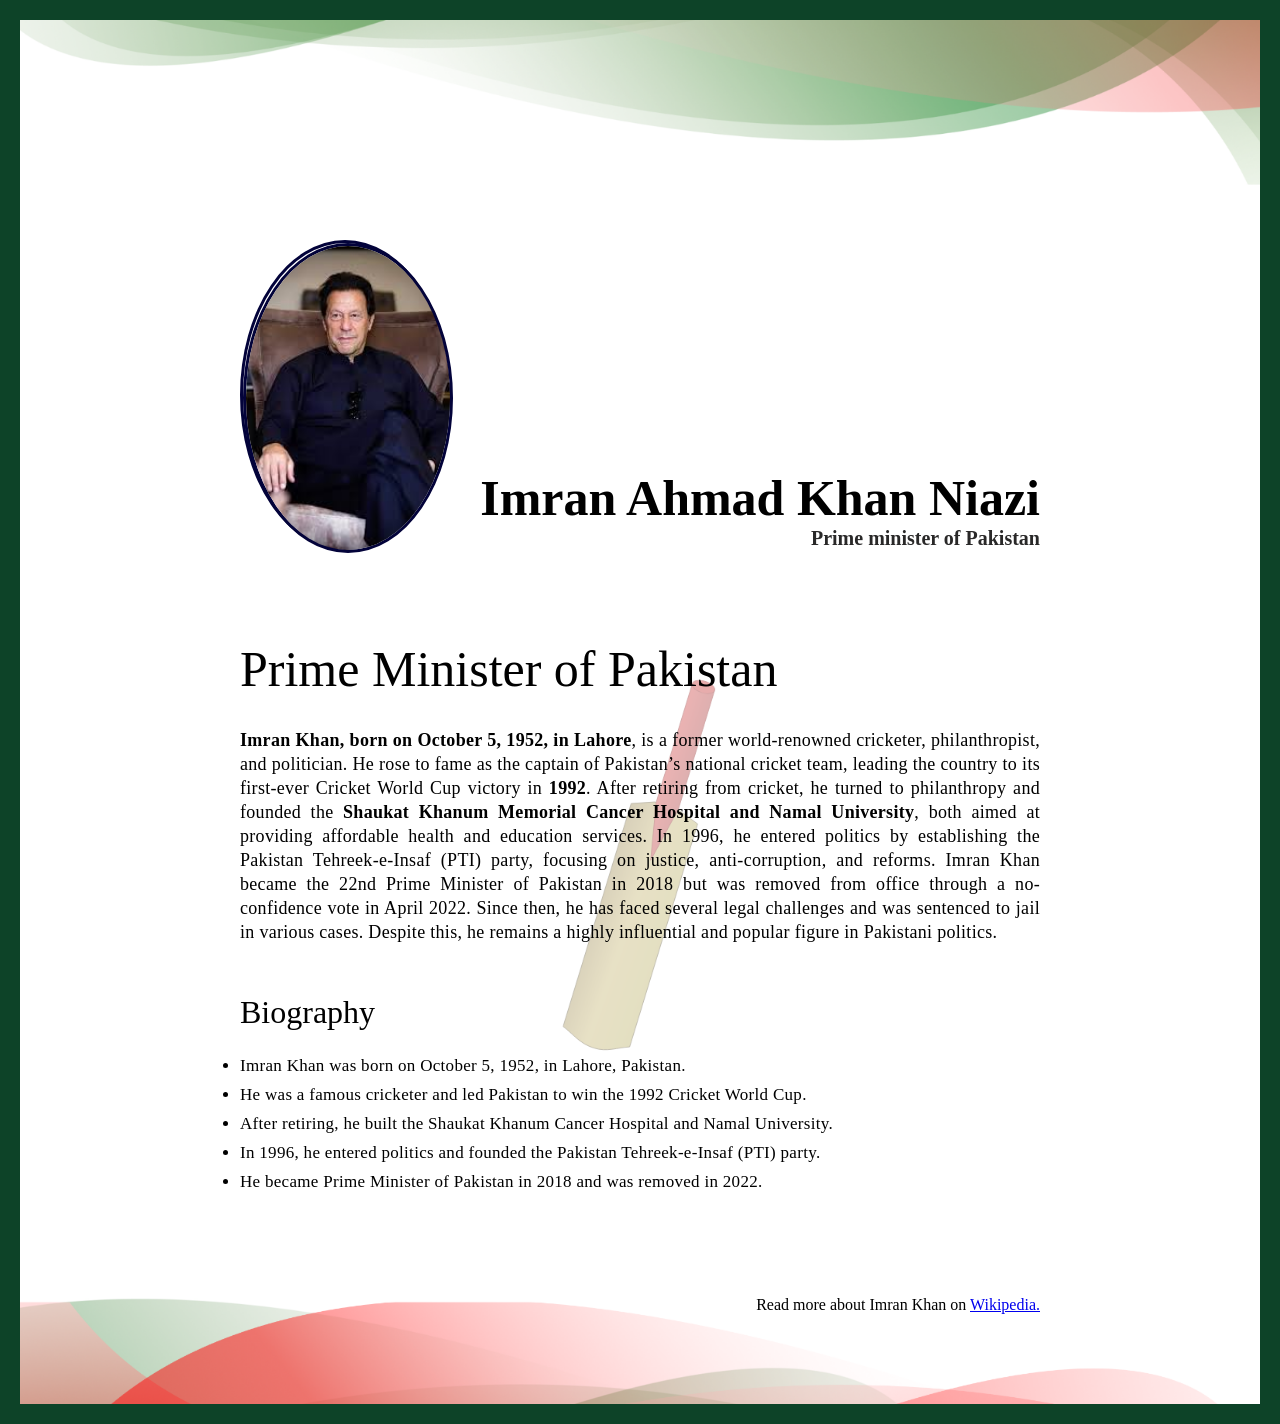
<file: project 1 biography/index.html>
<!DOCTYPE html>
<html lang="en">
<head>
    <meta charset="UTF-8">
    <meta name="viewport" content="width=device-width, initial-scale=1.0">
    <title>The Tribute Website | Imran Khan</title>
    <link rel="stylesheet" href="./main.css">
</head>
<body>
    <div class="container">
        <div class="content">
        <section class="top-content-section">
            <div class="img-section">
                <img src="images/im.jfif" alt="Imran Khan">
            </div>
            <div >
                <h2>Imran Ahmad Khan Niazi</h2>
                <h4>Prime minister of Pakistan</h4>
            </div>
        </section>
        <section class="About-section">
            <h1>Prime Minister of Pakistan</h1>
            <p>
                <b>Imran Khan, born on October 5, 1952, in Lahore</b>, is a former world-renowned cricketer, philanthropist, and politician. He rose to fame as the captain of Pakistan’s national cricket team, leading the country to its first-ever Cricket World Cup victory in <b>1992</b>. After retiring from cricket, he turned to philanthropy and founded the <b>Shaukat Khanum Memorial Cancer Hospital and Namal University</b>, both aimed at providing affordable health and education services. In 1996, he entered politics by establishing the Pakistan Tehreek-e-Insaf (PTI) party, focusing on justice, anti-corruption, and reforms. Imran Khan became the 22nd Prime Minister of Pakistan in 2018 but was removed from office through a no-confidence vote in April 2022. Since then, he has faced several legal challenges and was sentenced to jail in various cases. Despite this, he remains a highly influential and popular figure in Pakistani politics.
            </p>
        </section>
        <section class="biograpgy">
            <h1>Biography</h1>
            <ul>
                <li>Imran Khan was born on October 5, 1952, in Lahore, Pakistan.</li>
                <li>He was a famous cricketer and led Pakistan to win the 1992 Cricket World Cup.</li>
                <li>After retiring, he built the Shaukat Khanum Cancer Hospital and Namal University.</li>
                <li>In 1996, he entered politics and founded the Pakistan Tehreek-e-Insaf (PTI) party.</li>
                <li>He became Prime Minister of Pakistan in 2018 and was removed in 2022.</li>
            </ul>
        </section>
        <footer>
            <p>Read more about Imran Khan on <a href="https://en.wikipedia.org/wiki/Imran_Khan">Wikipedia.</a></p>
        </footer>
        </div>
    </div>
</body>
</html>
</file>
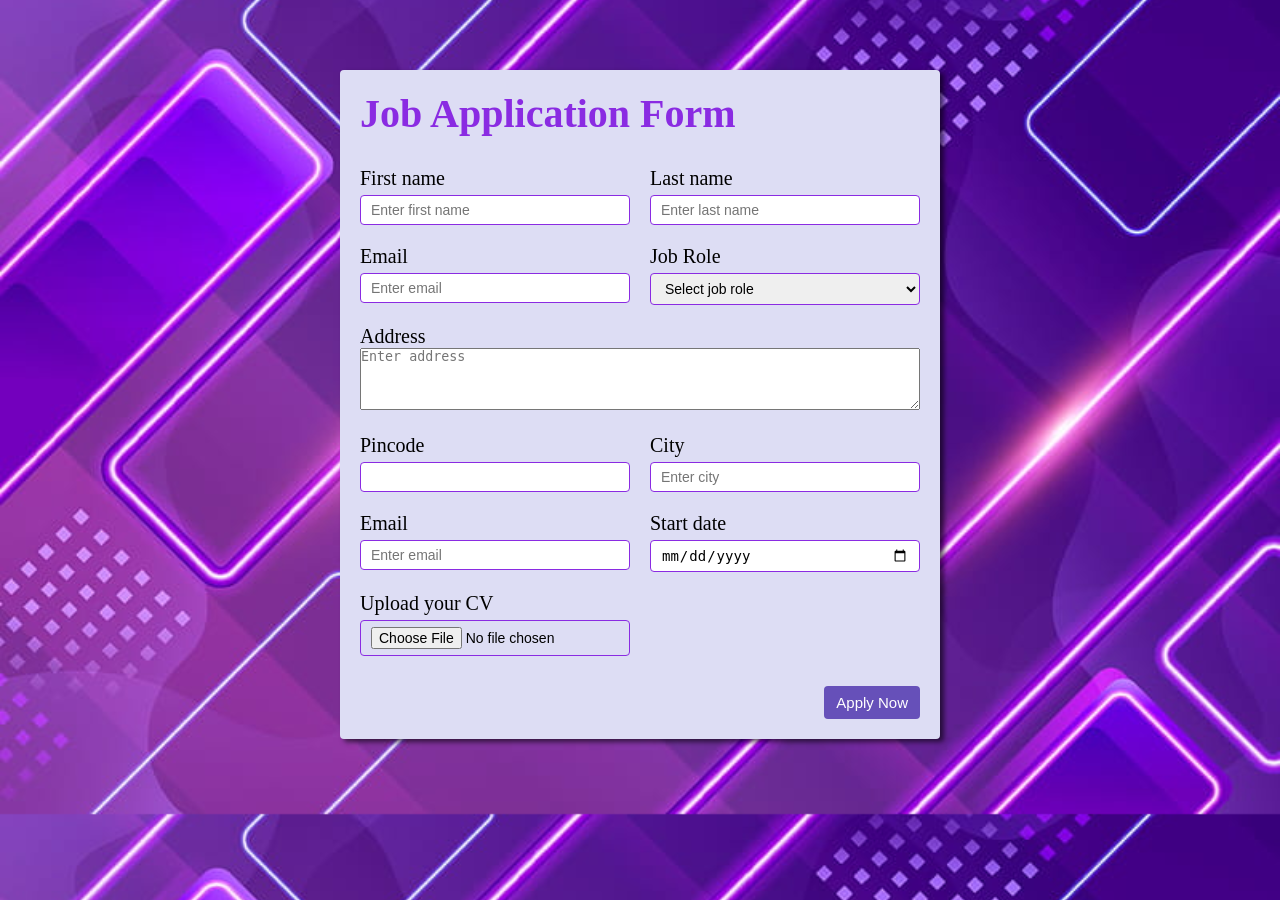
<file: project 2 Application form/index.html>
<!DOCTYPE html>
<html lang="en">
<head>
    <meta charset="UTF-8">
    <meta name="viewport" content="width=device-width, initial-scale=1.0">
    <title>Job Application form</title>
    <link rel="stylesheet" href="./main.css">
</head>
<body>
  <div class="container">
    <div class="apply-box">
        <h1>Job Application Form</h1>
        <form action="">
        <div class="form-container">
        <div class="form-control">
       <label for="first-name">First name</label>
       <input id="first-name" name="first-name" placeholder="Enter first name">
        </div>
 <div class="form-control">
       <label for="last-name">Last name</label>
       <input id="last-name" name="last-name" placeholder="Enter last name">
        </div>
 <div class="form-control">
       <label for="email">Email</label>
       <input id="email" type="email"   name="email" placeholder="Enter email">
        </div>
         <div class="form-control">
       <label for="job-role">Job Role</label>
       <select>
        <option value="">Select job role</option>
        <option value="frontend">Frontend developer</option>
        <option value="backend">Backend developer</option>
        <option value="full stack developer">Full stack developer</option>
       </select>
        </div>
        <div class="textarea-control">
       <label for="address">Address</label>
       <textarea id="address" name="address" rows="4" cols="50" placeholder="Enter address"></textarea>
        </div>
        <div class="form-control">
       <label for="pincode">Pincode</label>
       <input id="pincode" type="number"   name="pincode">
        </div>
        <div class="form-control">
       <label for="city">City</label>
       <input id="city"   name="city" placeholder="Enter city">
        </div>
        <div class="form-control">
       <label for="email">Email</label>
       <input id="email" type="email"   name="email" placeholder="Enter email">
        </div>
        <div class="form-control">
       <label for="Start-date">Start date</label>
       <input id="Start-date" type="date"   name="Start-date" >
        </div>
        <div class="form-control">
       <label for="Upload-your-cv">Upload your CV</label>
       <input id="Upload-your-cv" type="file"   name="Upload-your-cv" >
        </div>
        </div>
        <div class="button-control">
       <button type="submit">Apply Now</button>
        </div>
        </form>
    </div>
  </div>
</body>
</html>
</file>
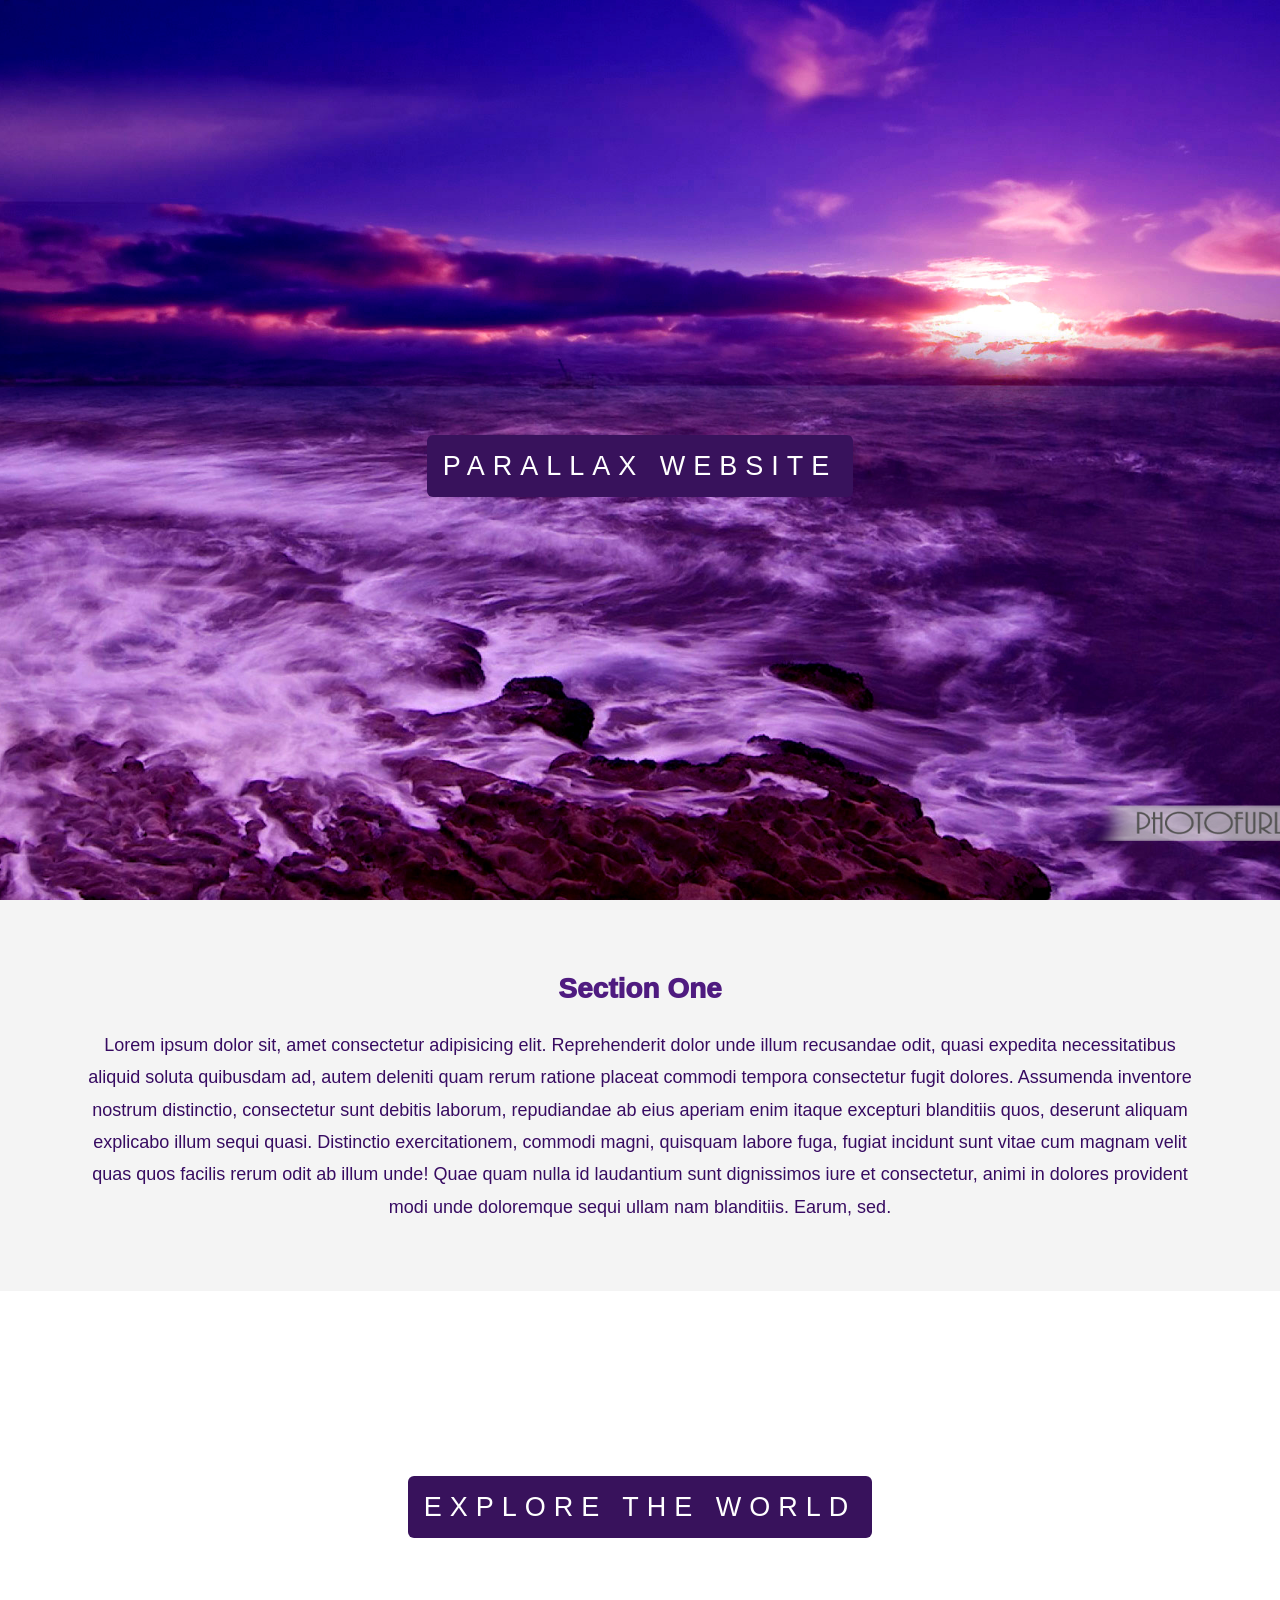
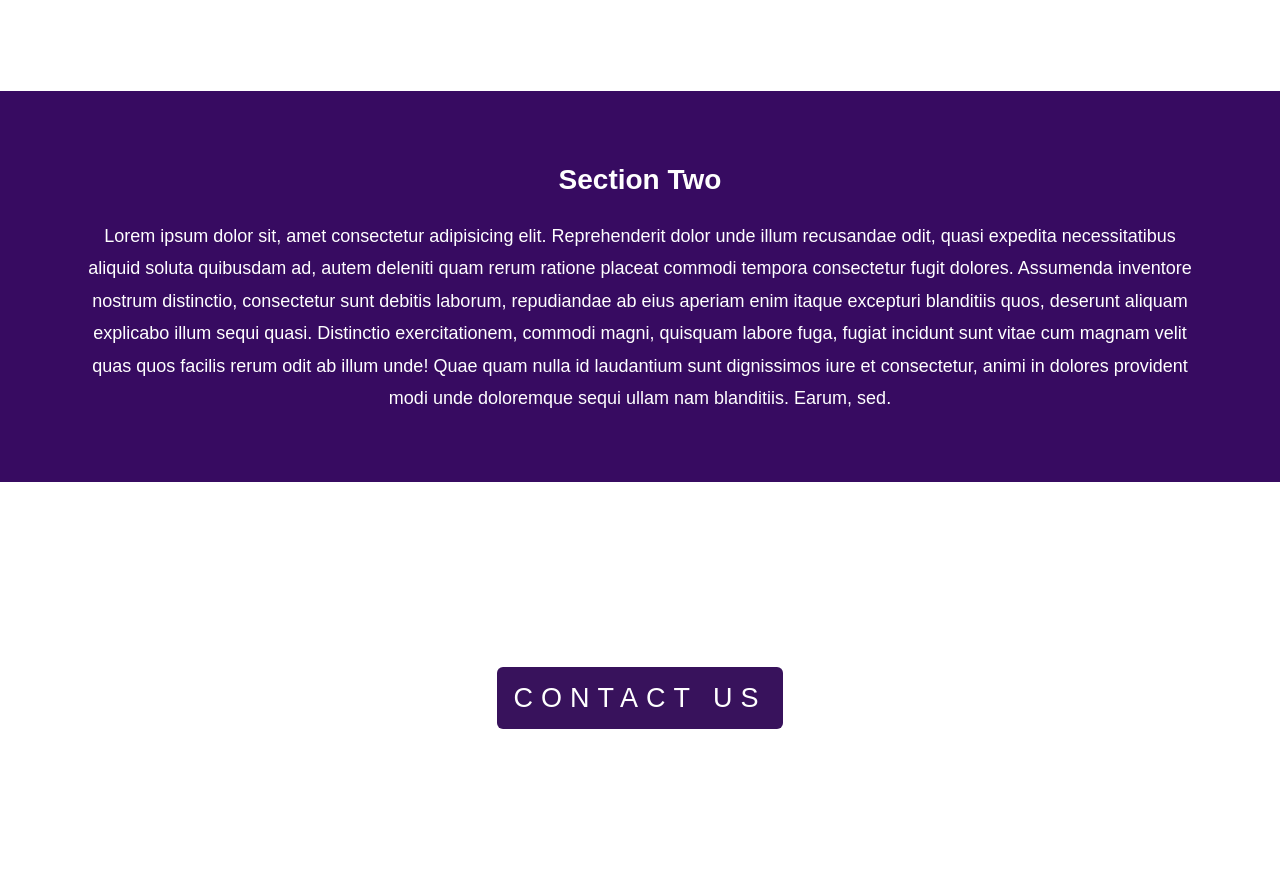
<file: project 3 parallex website/index.html>
<!DOCTYPE html>
<html lang="en">
<head>
    <meta charset="UTF-8">
    <meta name="viewport" content="width=device-width, initial-scale=1.0">
    <title>Parallax Website</title>
    <link rel="stylesheet" href="./main.css">
</head>
<body>
    <section class="pimg1">
        <div class="ptext">
            <span class="textbg">PARALLAX WEBSITE</span>
        </div>
    </section>
    <section class="section section-light">
        <h2>Section One</h2>
        <p>Lorem ipsum dolor sit, amet consectetur adipisicing elit. Reprehenderit dolor unde illum recusandae odit, quasi expedita necessitatibus aliquid soluta quibusdam ad, autem deleniti quam rerum ratione placeat commodi tempora consectetur fugit dolores. Assumenda inventore nostrum distinctio, consectetur sunt debitis laborum, repudiandae ab eius aperiam enim itaque excepturi blanditiis quos, deserunt aliquam explicabo illum sequi quasi. Distinctio exercitationem, commodi magni, quisquam labore fuga, fugiat incidunt sunt vitae cum magnam velit quas quos facilis rerum odit ab illum unde! Quae quam nulla id laudantium sunt dignissimos iure et consectetur, animi in dolores provident modi unde doloremque sequi ullam nam blanditiis. Earum, sed.</p>
    </section>
     <section class="pimg2">
        <div class="ptext">
            <span class="textbg">EXPLORE THE WORLD</span>
        </div>
    </section>
    <section class="section section-dark">
        <h2>Section Two</h2>
        <p>Lorem ipsum dolor sit, amet consectetur adipisicing elit. Reprehenderit dolor unde illum recusandae odit, quasi expedita necessitatibus aliquid soluta quibusdam ad, autem deleniti quam rerum ratione placeat commodi tempora consectetur fugit dolores. Assumenda inventore nostrum distinctio, consectetur sunt debitis laborum, repudiandae ab eius aperiam enim itaque excepturi blanditiis quos, deserunt aliquam explicabo illum sequi quasi. Distinctio exercitationem, commodi magni, quisquam labore fuga, fugiat incidunt sunt vitae cum magnam velit quas quos facilis rerum odit ab illum unde! Quae quam nulla id laudantium sunt dignissimos iure et consectetur, animi in dolores provident modi unde doloremque sequi ullam nam blanditiis. Earum, sed.</p>
    </section>
    <section class="pimg3">
        <div class="ptext">
            <span class="textbg">CONTACT US</span>
        </div>
    </section>
    
</body>
</html>
</file>
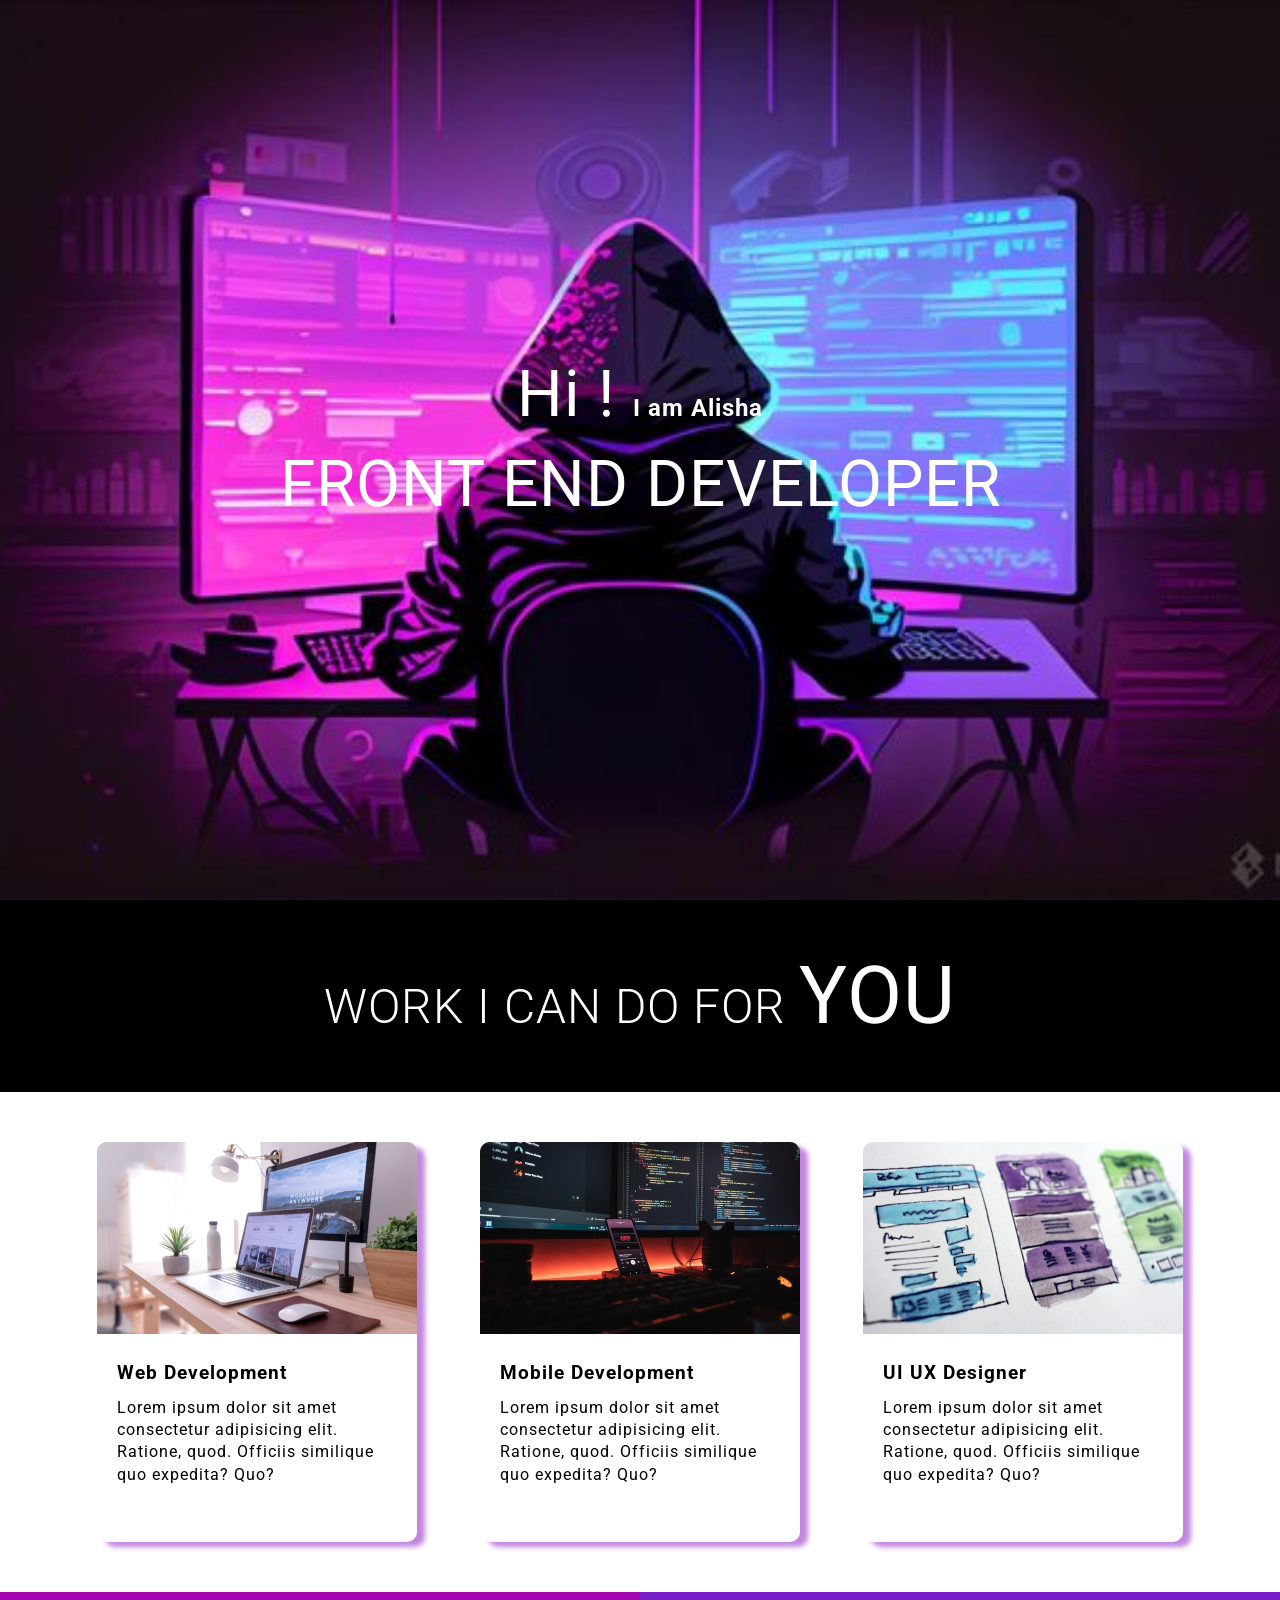
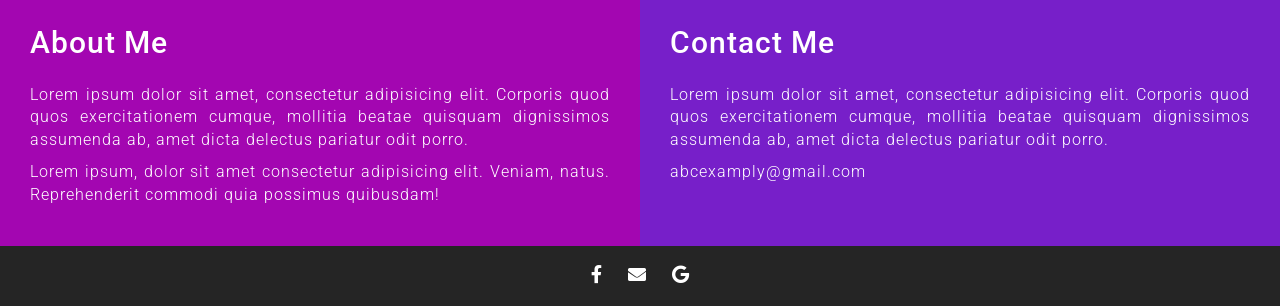
<file: project 4 landing page/index.html>
<!doctype html>
<html lang="en">
  <head>
    <meta charset="UTF-8" />
    <meta name="viewport" content="width=device-width, initial-scale=1.0" />
    <link rel="preconnect" href="https://fonts.googleapis.com" />
    <link rel="preconnect" href="https://fonts.gstatic.com" crossorigin />
    <link
      href="https://fonts.googleapis.com/css2?family=Roboto:ital,wght@0,100..900;1,100..900&display=swap"
      rel="stylesheet"
    />
    <link
      href="https://fonts.googleapis.com/css2?family=Quicksand&display=swap"
      rel="stylesheet"
    />
    <link
      href="https://fonts.googleapis.com/css2?family=Open Sans&display=swap"
      rel="stylesheet"
    />
    <link
      href="https://cdnjs.cloudflare.com/ajax/libs/font-awesome/5.15.4/css/all.min.css"
      rel="stylesheet"
    />
    <title>Developer landing page</title>
    <link rel="stylesheet" href="main.css" />
  </head>
  <body>
    <section class="hero-section">
      <div class="text-container">
        <div class="text-bg">
          <h2><span class="lg-text">Hi ! </span>I am Alisha</h2>
          <h2><span class="lg-text">FRONT END DEVELOPER</span></h2>
        </div>
      </div>
    </section>
    <section class="black-area">
      <h3>WORK I CAN DO FOR <span> YOU </span></h3>
    </section>
    <section class="work">
      <div class="grid-item">
        <div class="card">
          <div class="img-part">
            <img src="imgs/web1.png" alt="Web Development" />
          </div>
          <div class="text-part">
            <h3>Web Development</h3>
            <p>
              Lorem ipsum dolor sit amet consectetur adipisicing elit. Ratione,
              quod. Officiis similique quo expedita? Quo?
            </p>
          </div>
        </div>
      </div>
      <div class="grid-item">
        <div class="card">
          <div class="img-part">
            <img src="imgs/mobile1.png" alt="Mobile Development" />
          </div>
          <div class="text-part">
            <h3>Mobile Development</h3>
            <p>
              Lorem ipsum dolor sit amet consectetur adipisicing elit. Ratione,
              quod. Officiis similique quo expedita? Quo?
            </p>
          </div>
        </div>
      </div>
      <div class="grid-item">
        <div class="card">
          <div class="img-part">
            <img src="imgs/uiux1.png" alt="UI UX Designer" />
          </div>
          <div class="text-part">
            <h3>UI UX Designer</h3>
            <p>
              Lorem ipsum dolor sit amet consectetur adipisicing elit. Ratione,
              quod. Officiis similique quo expedita? Quo?
            </p>
          </div>
        </div>
      </div>
    </section>
    <section class="bottom-section">
      <div class="about">
        <h2>About Me</h2>
        <p>
          Lorem ipsum dolor sit amet, consectetur adipisicing elit. Corporis
          quod quos exercitationem cumque, mollitia beatae quisquam dignissimos
          assumenda ab, amet dicta delectus pariatur odit porro.
        </p>
        <p>
          Lorem ipsum, dolor sit amet consectetur adipisicing elit. Veniam,
          natus. Reprehenderit commodi quia possimus quibusdam!
        </p>
      </div>
      <div class="contact">
        <h2>Contact Me</h2>
        <p>
          Lorem ipsum dolor sit amet, consectetur adipisicing elit. Corporis
          quod quos exercitationem cumque, mollitia beatae quisquam dignissimos
          assumenda ab, amet dicta delectus pariatur odit porro.
        </p>
        <p>abcexamply@gmail.com</p>
      </div>
    </section>
    <footer>
      <div class="social-icons">
        <a href="#"><i class="fab fa-facebook-f"></i></a>
        <a href="mailto:yourmail@example.com"
          ><i class="fas fa-envelope"></i
        ></a>
        <a href="#"><i class="fab fa-google"></i></a>
      </div>
    </footer>
  </body>
</html>
</file>
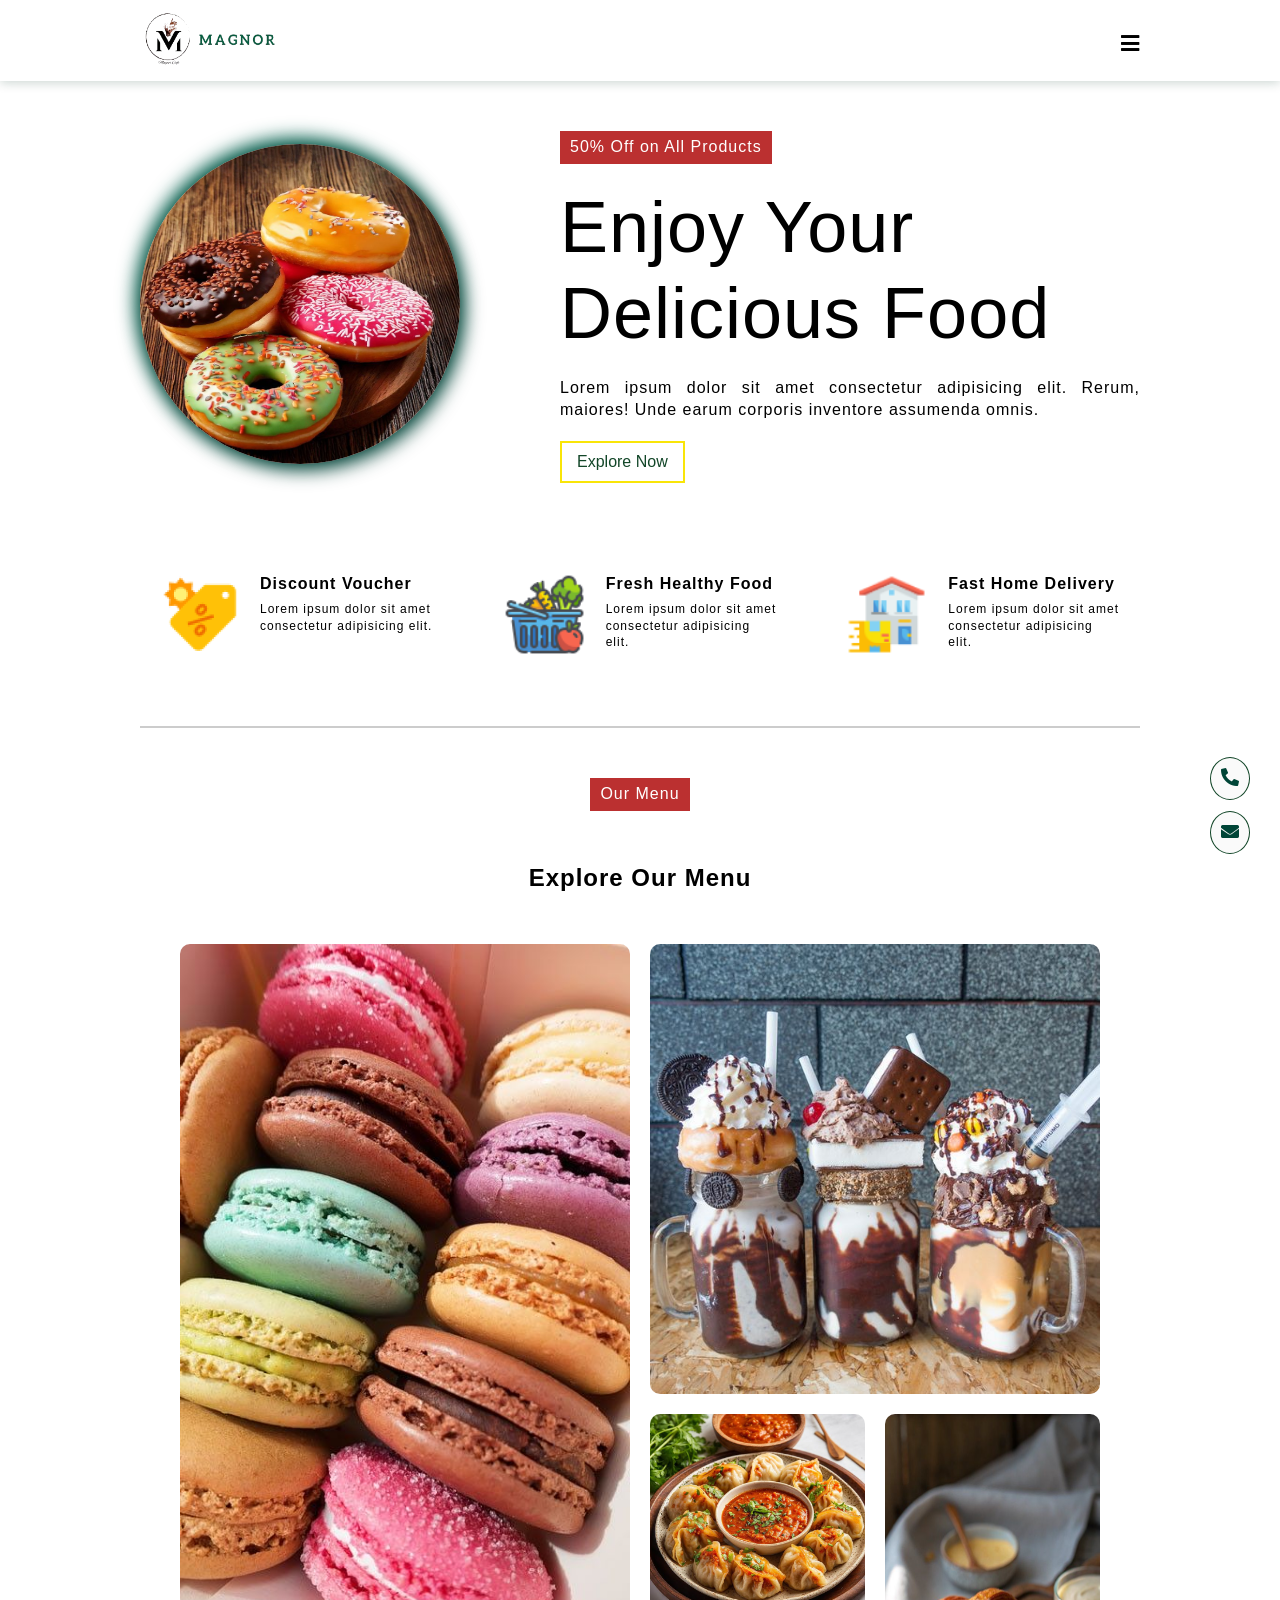
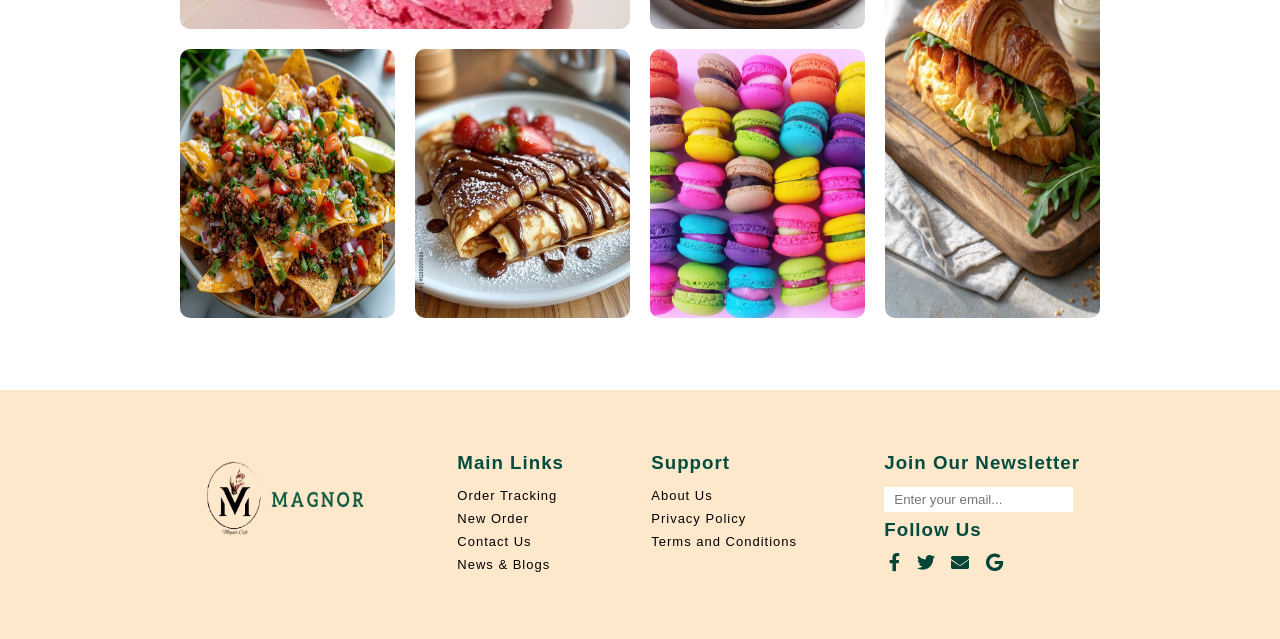
<file: project 5 Cafe website/index.html>
<!doctype html>
<html lang="en">
  <head>
    <meta charset="UTF-8" />
    <meta name="viewport" content="width=device-width, initial-scale=1.0" />
    <title>Cafe Website</title>
    <link rel="stylesheet" href="main.css" />
    <link
      href="https://cdnjs.cloudflare.com/ajax/libs/font-awesome/5.15.4/css/all.min.css"
      rel="stylesheet"
    />
    <link
      href="https://fonts.googleapis.com/css2?family=Open Sans&display=swap"
      rel="stylesheet"
    />
  </head>
  <body>
    <header>
      <nav>
        <div class="navigation container">
          <div class="logo">
            <img src="logo/logo1.png" alt="logo" />
          </div>
          <div class="bar">
            <i class="fas fa-bars"></i>
          </div>
        </div>
      </nav>
    </header>
    <div class="container">
      <section class="hero-section">
        <div class="hero-section_img">
          <img src="imgs/donuts - Marco Food.jfif" alt="coffee" />
        </div>
        <div class="hero-section_content">
          <div class="tag">50% Off on All Products</div>
          <h2>Enjoy Your Delicious Food</h2>
          <p>
            Lorem ipsum dolor sit amet consectetur adipisicing elit. Rerum,
            maiores! Unde earum corporis inventore assumenda omnis.
          </p>
          <button class="explore-btn">Explore Now</button>
        </div>
      </section>
      <section class="features_section">
        <div class="feature">
          <img src="icons/discount.png" alt="discount" />
          <div class="feature-content">
            <h3>Discount Voucher</h3>
            <p>Lorem ipsum dolor sit amet consectetur adipisicing elit.</p>
          </div>
        </div>
        <div class="feature">
          <img src="icons/fresh.png" alt="Fresh" />
          <div class="feature-content">
            <h3>Fresh Healthy Food</h3>
            <p>Lorem ipsum dolor sit amet consectetur adipisicing elit.</p>
          </div>
        </div>
        <div class="feature">
          <img src="icons/delivery.png" alt="delivery" />
          <div class="feature-content">
            <h3>Fast Home Delivery</h3>
            <p>Lorem ipsum dolor sit amet consectetur adipisicing elit.</p>
          </div>
        </div>
      </section>
      <div class="divider"></div>
      <div class="menu">
        <div class="tag">Our Menu</div>
        <h2>Explore Our Menu</h2>
        <div class="grid">
          <div class="item1">
            <img class="grid-imgs" src="imgs/img 1.jfif" alt="image 1" />
          </div>
          <div class="item2">
            <img class="grid-imgs" src="imgs/img 2.jfif" alt="image 2" />
          </div>
          <div class="item3">
            <img class="grid-imgs" src="imgs/img 3.jfif" alt="image 3" />
          </div>
          <div class="item4">
            <img class="grid-imgs" src="imgs/img 4.jfif" alt="image 4" />
          </div>
          <div class="item5">
            <img class="grid-imgs" src="imgs/img 5.jfif" alt="image 5" />
          </div>
          <div class="item6">
            <img class="grid-imgs" src="imgs/img 6.jfif" alt="image 6" />
          </div>
          <div class="item7">
            <img class="grid-imgs" src="imgs/img 7.jfif" alt="image 7" />
          </div>
        </div>
      </div>
      <section class="contact-info">
        <div class="Contact">
          <button class="phone">
            <i class="fas fa-phone-alt"></i>
          </button>
          <br />
          <button class="mail">
            <i class="fas fa-envelope"></i>
          </button>
        </div>
      </section>
    </div>
    <footer>
      <div class="footer-container">
        <div class="footer-logo">
          <img src="logo/logo1.png" />
        </div>
        <div class="link-list">
          <h3>Main Links</h3>
          <ul>
            <li>Order Tracking</li>
            <li>New Order</li>
            <li>Contact Us</li>
            <li>News & Blogs</li>
          </ul>
        </div>
        <div class="link-list">
          <h3>Support</h3>
          <ul>
            <li>About Us</li>
            <li>Privacy Policy</li>
            <li>Terms and Conditions</li>
          </ul>
        </div>
        <div class="link-list">
          <h3>Join Our Newsletter</h3>
          <input type="email" placeholder="Enter your email..." />
          <h3>Follow Us</h3>
          <div class="social-icons">
            <a href="#"><i class="fab fa-facebook-f"></i></a>
            <a href="#"><i class="fab fa-twitter"></i></a>
            <a href="mailto:yourmail@example.com"
              ><i class="fas fa-envelope"></i
            ></a>
            <a href="#"><i class="fab fa-google"></i></a>
          </div>
        </div>
      </div>
    </footer>
  </body>
</html>
</file>
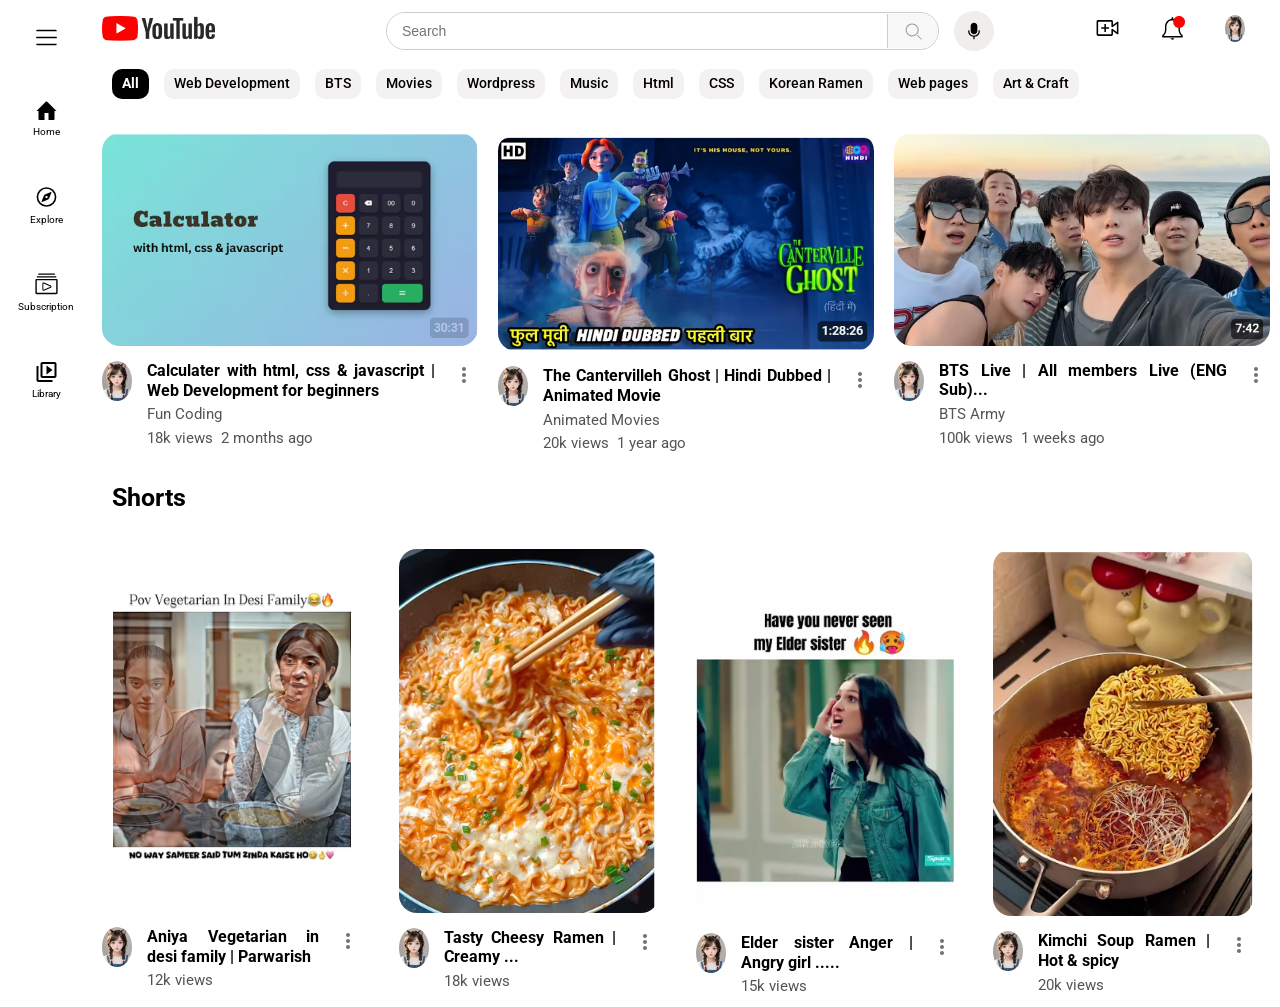
<file: project 7 Youtube clone/index.html>
<!DOCTYPE html>
<html lang="en">
  <head>
    <meta charset="UTF-8" />
    <meta name="viewport" content="width=device-width, initial-scale=1.0" />
    <title>Youtube Clone</title>
    <link
      href="https://fonts.googleapis.com/css2?family=Roboto:wght@100;300;400;500;700;900&display=swap"
      rel="stylesheet"
    />
    <link rel="stylesheet" href="main.css" />
  </head>
  <body>
    <div class="container">
      <aside>
        <div class="bar">
          <img src="icons/bars.svg" alt="bar" />
        </div>
        <div class="side-icons">
          <i>
            <img src="icons/home.svg" alt="home" />
          </i>
          <p>Home</p>
        </div>
        <div class="side-icons">
          <i>
            <img src="icons/compass.svg" alt="Explore" />
          </i>
          <p>Explore</p>
        </div>
        <div class="side-icons">
          <i>
            <img src="icons/video-gallary.svg" alt="subscription" />
          </i>
          <p>Subscription</p>
        </div>
        <div class="side-icons">
          <i>
            <img src="icons/video-library.svg" alt="library" />
          </i>
          <p>Library</p>
        </div>
      </aside>
      <div class="main-container">
        <header>
          <nav>
            <div class="logo">
              <img src="images/youtube-logo.png" alt="Youtube logo" />
            </div>
            <div class="center-nav">
              <div class="search">
                <input type="text" placeholder="Search" />
                <button>
                  <img src="icons/search.svg" alt="search" />
                </button>
              </div>
              <div class="mic">
                <img src="icons/mic.svg" alt="mic" />
              </div>
            </div>
            <div class="side-nav">
              <i class="video">
                <img src="icons/video-add.svg" alt="Add video" />
              </i>
              <i class="bell">
                <img src="icons/bell.svg" alt="YAdd video" />
              </i>
              <i>
                <img class="avatar" src="images/avatar.png" alt="YAdd video" />
              </i>
            </div>
          </nav>
          <div class="tags">
            <div class="tag dark">All</div>
            <div class="tag light">Web Development</div>
            <div class="tag light">BTS</div>
            <div class="tag light">Movies</div>
            <div class="tag light">Wordpress</div>
            <div class="tag light">Music</div>
            <div class="tag light">Html</div>
            <div class="tag light">CSS</div>
            <div class="tag light">Korean Ramen</div>
            <div class="tag light">Web pages</div>
            <div class="tag light">Art & Craft</div>
          </div>
        </header>
        <main>
          <div class="card-container">
            <div class="card">
              <img src="images/1.png" alt="video1" />
              <div class="avatar-content">
                <div class="avatar">
                  <img src="images/avatar.png" alt="YAdd video" />
                </div>
                <div class="content">
                  <h4>
                    Calculater with html, css & javascript | Web Development for
                    beginners
                  </h4>
                  <p class="channel-name">Fun Coding</p>
                  <div class="content-status">
                    <p>18k views</p>
                    <p>2 months ago</p>
                  </div>
                </div>
                <div class="dots">
                  <img src="icons/dots.svg" />
                </div>
              </div>
            </div>
            <div class="card">
              <img src="images/2.png" alt="video2" />
              <div class="avatar-content">
                <div class="avatar">
                  <img src="images/avatar.png" alt="YAdd video" />
                </div>
                <div class="content">
                  <h4>
                    The Cantervilleh Ghost | Hindi Dubbed | Animated Movie
                  </h4>
                  <p class="channel-name">Animated Movies</p>
                  <div class="content-status">
                    <p>20k views</p>
                    <p>1 year ago</p>
                  </div>
                </div>
                <div class="dots">
                  <img src="icons/dots.svg" />
                </div>
              </div>
            </div>
            <div class="card">
              <img src="images/6.png" alt="video3" />
              <div class="avatar-content">
                <div class="avatar">
                  <img src="images/avatar.png" alt="YAdd video" />
                </div>
                <div class="content">
                  <h4>BTS Live | All members Live (ENG Sub)...</h4>
                  <p class="channel-name">BTS Army</p>
                  <div class="content-status">
                    <p>100k views</p>
                    <p>1 weeks ago</p>
                  </div>
                </div>
                <div class="dots">
                  <img src="icons/dots.svg" />
                </div>
              </div>
            </div>
          </div>
          <h2 class="shorts-text">Shorts</h2>

          <div class="shorts-container">
            <div class="Shorts-card">
              <img src="images/s4.png" alt="short" />
              <div class="avatar-content">
                <div class="avatar">
                  <img src="images/avatar.png" alt="YAdd video" />
                </div>
                <div class="content">
                  <h4>Aniya Vegetarian in desi family | Parwarish</h4>

                  <div class="content-status">
                    <p>12k views</p>
                  </div>
                </div>
                <div class="dots">
                  <img src="icons/dots.svg" />
                </div>
              </div>
            </div>
            <div class="Shorts-card">
              <img src="images/s11.png" alt="short" />
              <div class="avatar-content">
                <div class="avatar">
                  <img src="images/avatar.png" alt="YAdd video" />
                </div>
                <div class="content">
                  <h4>Tasty Cheesy Ramen | Creamy ...</h4>

                  <div class="content-status">
                    <p>18k views</p>
                  </div>
                </div>
                <div class="dots">
                  <img src="icons/dots.svg" />
                </div>
              </div>
            </div>
            <div class="Shorts-card">
              <img src="images/s33.png" alt="short" />
              <div class="avatar-content">
                <div class="avatar">
                  <img src="images/avatar.png" alt="YAdd video" />
                </div>
                <div class="content">
                  <h4>Elder sister Anger | Angry girl .....</h4>

                  <div class="content-status">
                    <p>15k views</p>
                  </div>
                </div>
                <div class="dots">
                  <img src="icons/dots.svg" />
                </div>
              </div>
            </div>
            <div class="Shorts-card">
              <img src="images/s22.png" alt="short" />
              <div class="avatar-content">
                <div class="avatar">
                  <img src="images/avatar.png" alt="YAdd video" />
                </div>
                <div class="content">
                  <h4>Kimchi Soup Ramen | Hot & spicy</h4>

                  <div class="content-status">
                    <p>20k views</p>
                  </div>
                </div>
                <div class="dots">
                  <img src="icons/dots.svg" />
                </div>
              </div>
            </div>
          </div>
        </main>
      </div>
    </div>
  </body>
</html>
</file>
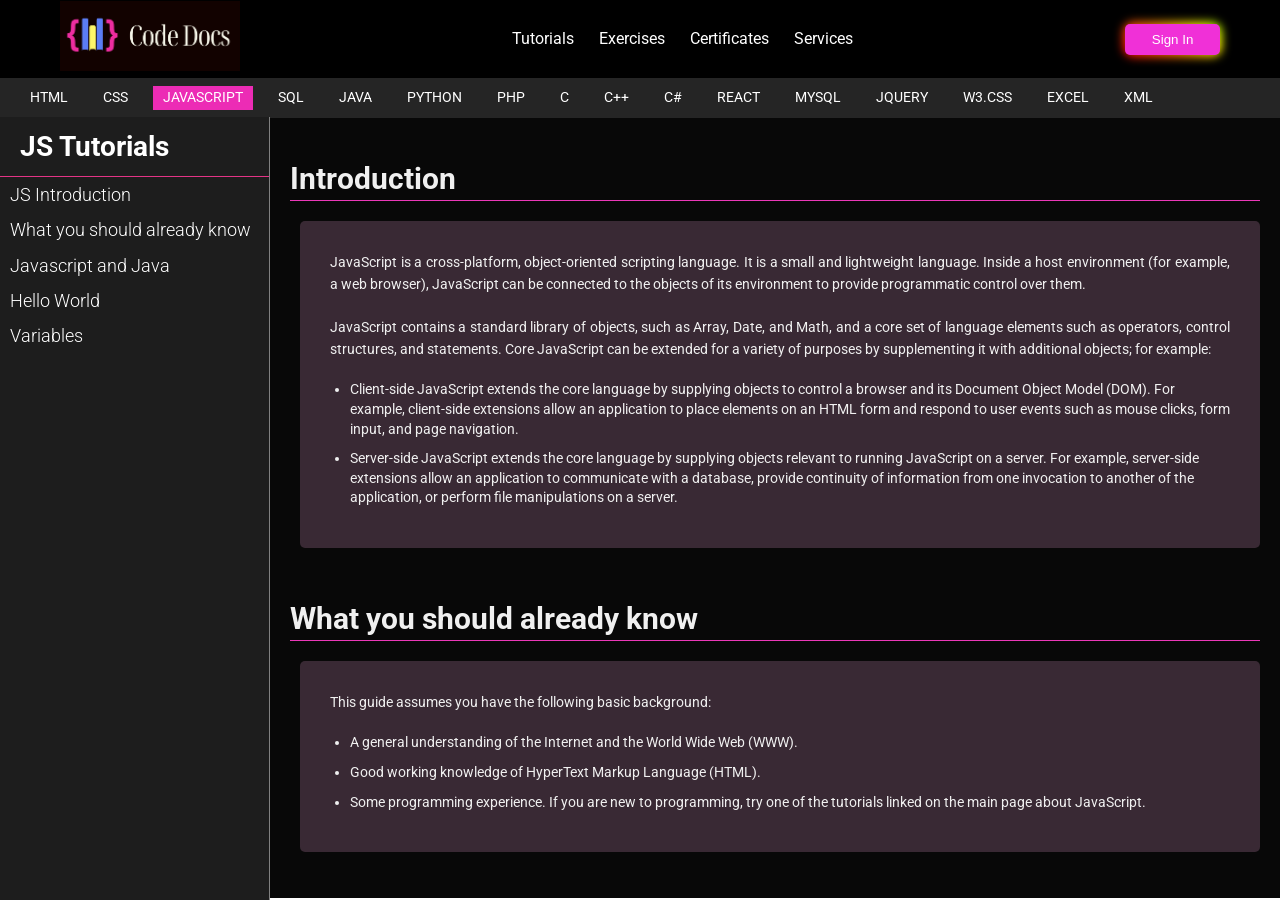
<file: project 8 documnetation website/index.html>
<!DOCTYPE html>
<html lang="en">
  <head>
    <meta charset="UTF-8" />
    <meta name="viewport" content="width=device-width, initial-scale=1.0" />
    <title>Documentation Website</title>
    <link rel="stylesheet" href="main.css" />
    <link
      href="https://fonts.googleapis.com/css2?family=Roboto:wght@100;300;400;500;700;900&display=swap"
      rel="stylesheet"
    />
  </head>
  <body>
    <div class="container">
      <header>
        <nav>
          <div class="navigation-container">
            <div class="logo">
              <img src="images/c_logo.png" alt="logo" />
            </div>
            <div class="menu-list">
              <ul>
                <li>
                  <a href="#tutorials" class="header-links">Tutorials</a>
                </li>
                <li>
                  <a href="#exercises" class="header-links">Exercises</a>
                </li>
                <li>
                  <a href="#certificates" class="header-links">Certificates</a>
                </li>
                <li>
                  <a href="#services" class="header-links">Services</a>
                </li>
              </ul>
            </div>
            <div class="sign_in-btn">
              <button class="button-85" role="button">Sign In</button>
            </div>
          </div>
        </nav>
      </header>

      <div class="tags">
        <div class="tag">
          <h3>HTML</h3>
        </div>
        <div class="tag">
          <h3>CSS</h3>
        </div>
        <div class="tag dark">
          <h3>JAVASCRIPT</h3>
        </div>
        <div class="tag">
          <h3>SQL</h3>
        </div>
        <div class="tag">
          <h3>JAVA</h3>
        </div>
        <div class="tag">
          <h3>PYTHON</h3>
        </div>
        <div class="tag">
          <h3>PHP</h3>
        </div>
        <div class="tag">
          <h3>C</h3>
        </div>
        <div class="tag">
          <h3>C++</h3>
        </div>
        <div class="tag">
          <h3>C#</h3>
        </div>
        <div class="tag">
          <h3>REACT</h3>
        </div>
        <div class="tag">
          <h3>MYSQL</h3>
        </div>
        <div class="tag">
          <h3>JQUERY</h3>
        </div>
        <div class="tag">
          <h3>W3.CSS</h3>
        </div>
        <div class="tag">
          <h3>EXCEL</h3>
        </div>
        <div class="tag">
          <h3>XML</h3>
        </div>
      </div>
      <div class="main-container">
        <div class="content">
          <aside>
            <div class="links-container">
              <div class="heading">
                <h2>JS Tutorials</h2>
              </div>
              <ul>
                <a href="#Introduction"><li>JS Introduction</li></a>
                <a href="#What_you_should_already_know"
                  ><li>What you should already know</li></a
                >
                <a href="#JavaScript_and_Java"><li>Javascript and Java</li></a>
                <a href="#Hello_world"><li>Hello World</li></a>
                <a href="#Variables"><li>Variables</li></a>
              </ul>
            </div>
          </aside>

          <main>
            <section id="Introduction">
              <h2>Introduction</h2>
              <article>
                <p>
                  JavaScript is a cross-platform, object-oriented scripting
                  language. It is a small and lightweight language. Inside a
                  host environment (for example, a web browser), JavaScript can
                  be connected to the objects of its environment to provide
                  programmatic control over them.
                </p>

                <p>
                  JavaScript contains a standard library of objects, such as
                  Array, Date, and Math, and a core set of language elements
                  such as operators, control structures, and statements. Core
                  JavaScript can be extended for a variety of purposes by
                  supplementing it with additional objects; for example:
                </p>
                <ul>
                  <li>
                    Client-side JavaScript extends the core language by
                    supplying objects to control a browser and its Document
                    Object Model (DOM). For example, client-side extensions
                    allow an application to place elements on an HTML form and
                    respond to user events such as mouse clicks, form input, and
                    page navigation.
                  </li>
                  <li>
                    Server-side JavaScript extends the core language by
                    supplying objects relevant to running JavaScript on a
                    server. For example, server-side extensions allow an
                    application to communicate with a database, provide
                    continuity of information from one invocation to another of
                    the application, or perform file manipulations on a server.
                  </li>
                </ul>
              </article>
            </section>
            <section id="What_you_should_already_know">
              <h2>What you should already know</h2>
              <article>
                <p>
                  This guide assumes you have the following basic background:
                </p>

                <ul>
                  <li>
                    A general understanding of the Internet and the World Wide
                    Web (WWW).
                  </li>
                  <li>
                    Good working knowledge of HyperText Markup Language (HTML).
                  </li>
                  <li>
                    Some programming experience. If you are new to programming,
                    try one of the tutorials linked on the main page about
                    JavaScript.
                  </li>
                </ul>
              </article>
            </section>
            <section id="JavaScript_and_Java">
              <h2>JavaScript and Java</h2>
              <article>
                <p>
                  JavaScript and Java are similar in some ways but fundamentally
                  different in some others. The JavaScript language resembles
                  Java but does not have Java's static typing and strong type
                  checking. JavaScript follows most Java expression syntax,
                  naming conventions and basic control-flow constructs which was
                  the reason why it was renamed from LiveScript to JavaScript.
                </p>

                <p>
                  In contrast to Java's compile-time system of classes built by
                  declarations, JavaScript supports a runtime system based on a
                  small number of data types representing numeric, Boolean, and
                  string values. JavaScript has a prototype-based object model
                  instead of the more common class-based object model. The
                  prototype-based model provides dynamic inheritance; that is,
                  what is inherited can vary for individual objects. JavaScript
                  also supports functions without any special declarative
                  requirements. Functions can be properties of objects,
                  executing as loosely typed methods.
                </p>
                <p>
                  JavaScript is a very free-form language compared to Java. You
                  do not have to declare all variables, classes, and methods.
                  You do not have to be concerned with whether methods are
                  public, private, or protected, and you do not have to
                  implement interfaces. Variables, parameters, and function
                  return types are not explicitly typed.
                </p>
              </article>
            </section>
            <section id="Hello_world">
              <h2>Hello world</h2>
              <article>
                To get started with writing JavaScript, open the Scratchpad and
                write your first "Hello world" JavaScript code:
                <code
                  >function greetMe(yourName) { alert("Hello " + yourName); }
                  greetMe("World");
                </code>

                Select the code in the pad and hit Ctrl+R to watch it unfold in
                your browser!
              </article>
            </section>
            <section id="Variables">
              <h2>Variables</h2>
              <article>
                <p>
                  You use variables as symbolic names for values in your
                  application. The names of variables, called identifiers,
                  conform to certain rules.
                </p>
                <p>
                  A JavaScript identifier must start with a letter, underscore
                  (_), or dollar sign ($); subsequent characters can also be
                  digits (0-9). Because JavaScript is case sensitive, letters
                  include the characters "A" through "Z" (uppercase) and the
                  characters "a" through "z" (lowercase).
                </p>
                <p>
                  You can use ISO 8859-1 or Unicode letters such as å and ü in
                  identifiers. You can also use the Unicode escape sequences as
                  characters in identifiers. Some examples of legal names are
                  Number_hits, temp99, and _name.
                </p>
              </article>
            </section>
          </main>
        </div>
      </div>
    </div>
  </body>
</html>
</file>
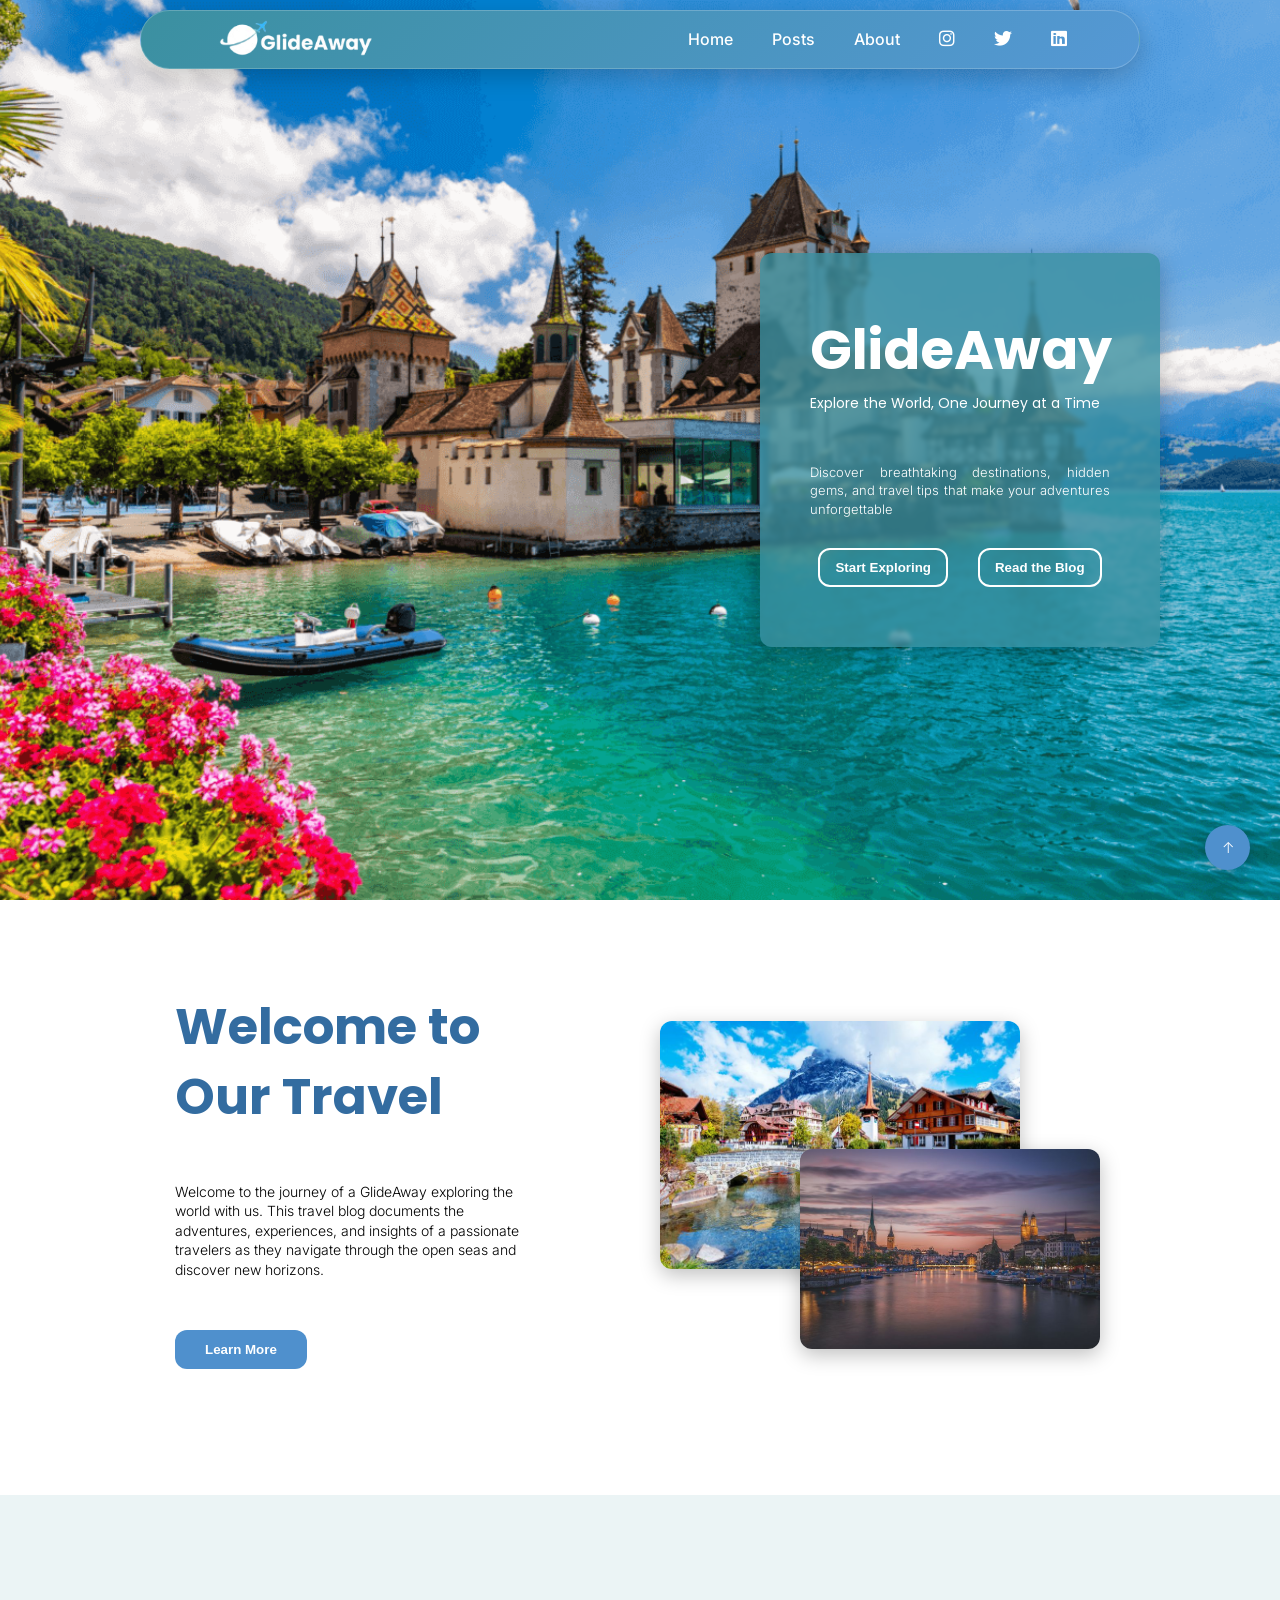
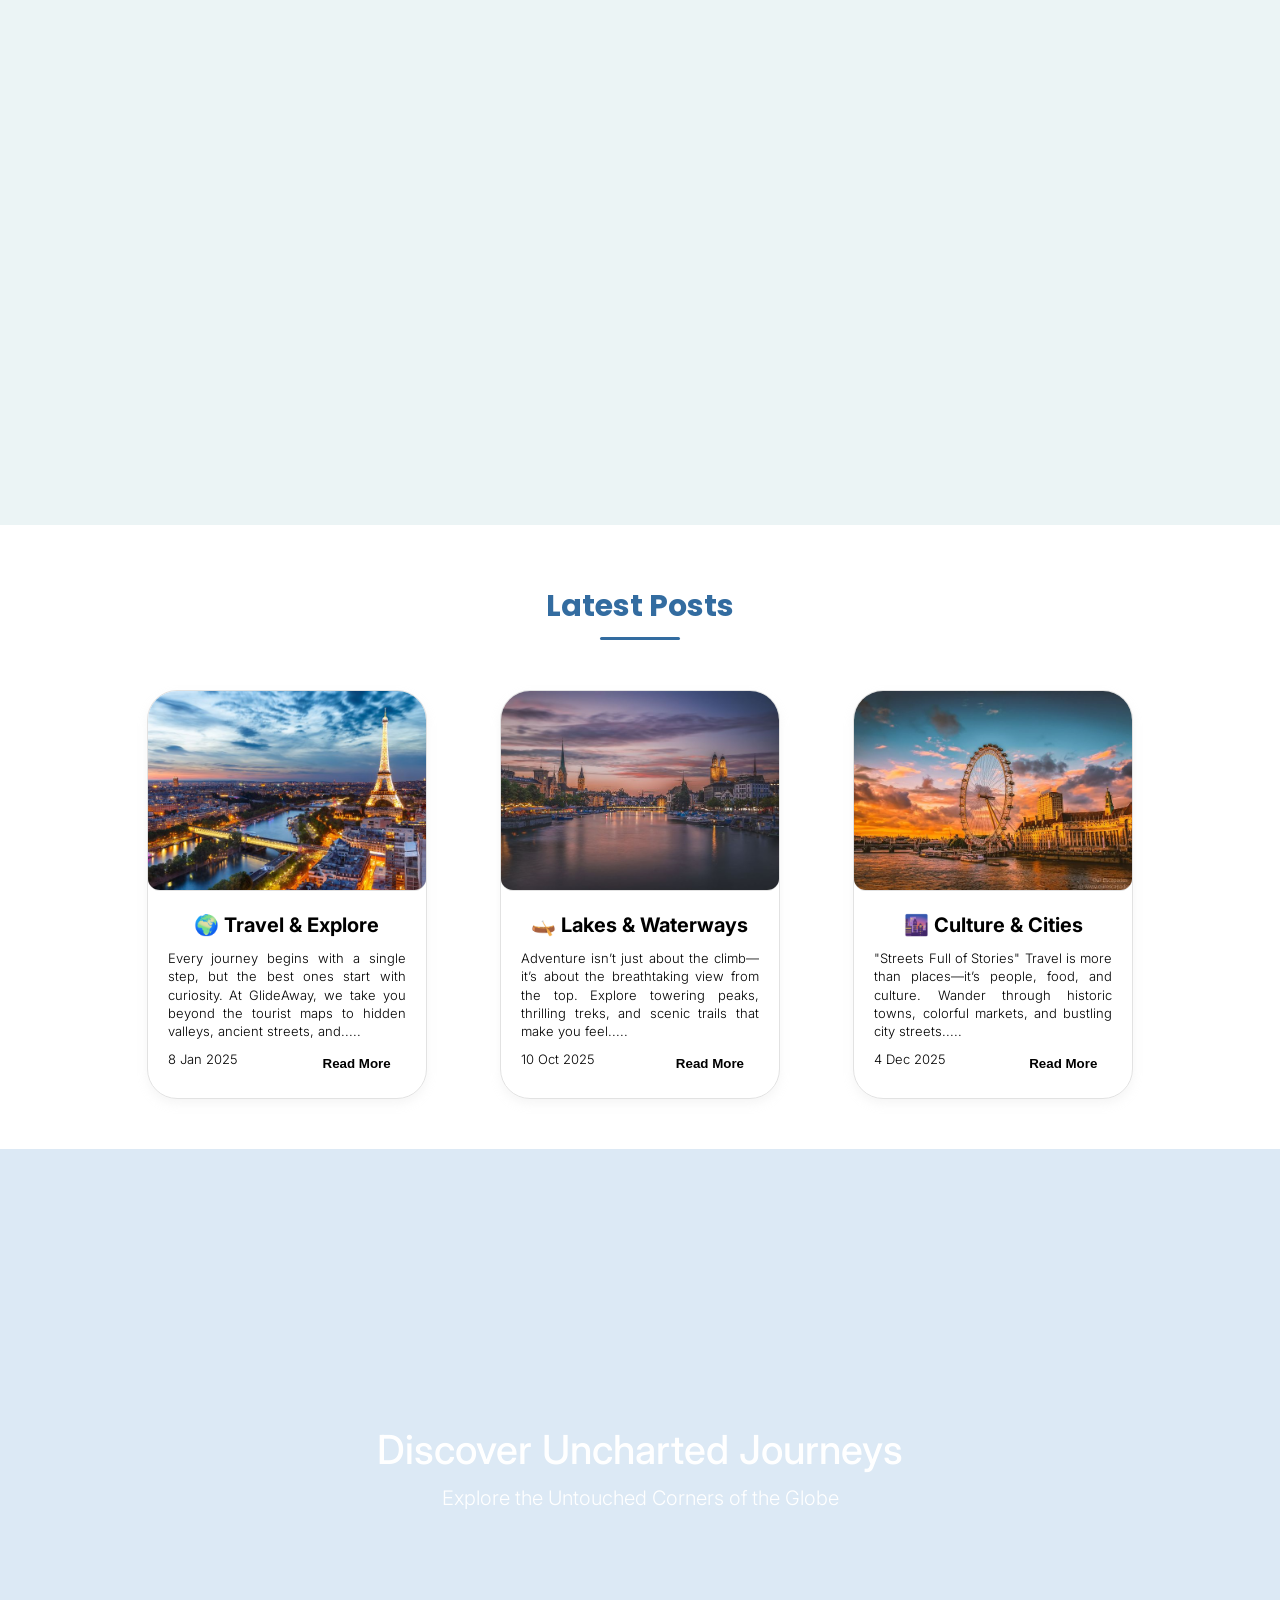
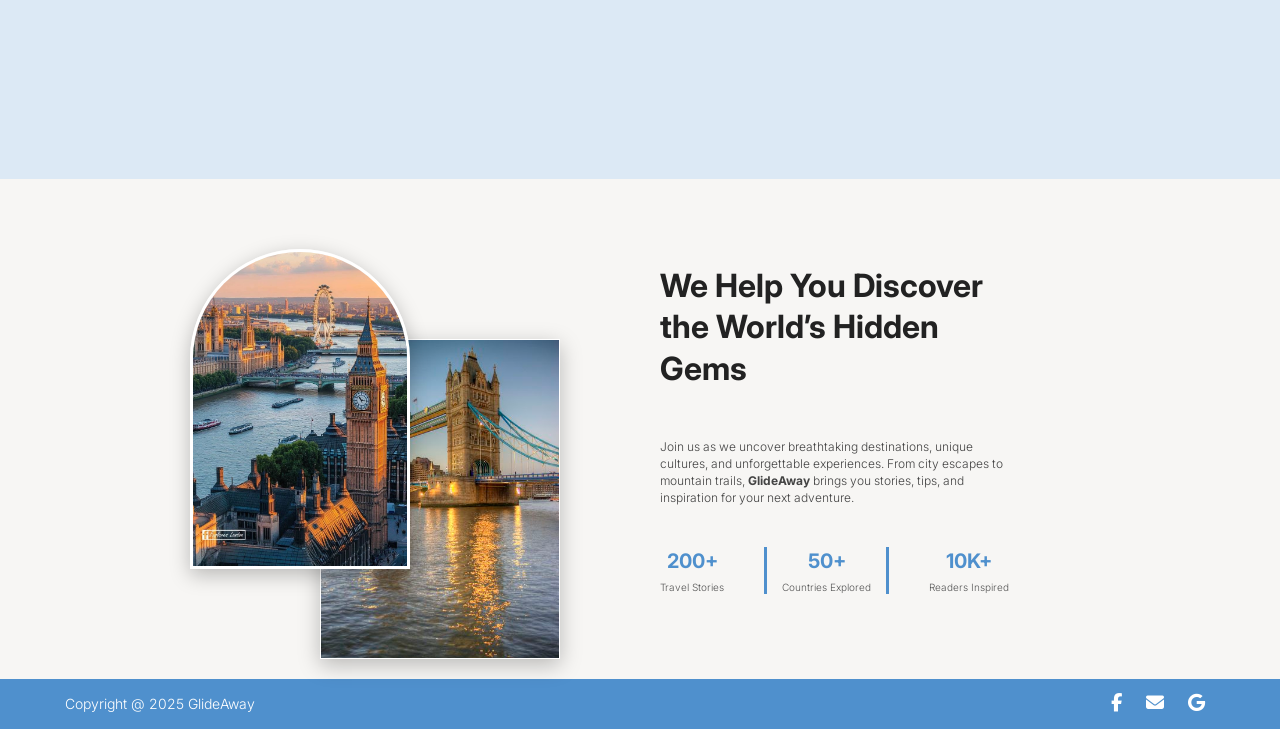
<file: project 9 Blog website/index.html>
<!DOCTYPE html>
<html lang="en">
  <head>
    <meta charset="UTF-8" />
    <meta name="viewport" content="width=device-width, initial-scale=1.0" />
    <title>Blog Website</title>
    <link rel="stylesheet" href="main.css" />
    <link rel="stylesheet" href="https://cdnjs.cloudflare.com/ajax/libs/font-awesome/6.6.0/css/all.min.css">
<link href="https://fonts.googleapis.com/css2?family=Poppins:wght@100;200;300;400;500;600;700;800;900&display=swap" rel="stylesheet">

    <link
      href="https://fonts.googleapis.com/css2?family=Inter:wght@100;200;300;400;500;600;700;800;900&display=swap"
      rel="stylesheet"
    />
  </head>
  <body>
    <header>
      <nav>
        <div class="navigation-container">
            <div class="logo">
              <img src="images/lo.png" alt="logo" />
            </div>
            <div class="menu-list">
              <ul>
                <li>
                  <a href="#home" class="header-links">Home</a>
                </li>
                <li>
                  <a href="#posts" class="header-links">Posts</a>
                </li>
                <li>
                  <a href="#about" class="header-links">About</a>
                </li>
                  <li>
            <i class="fab fa-instagram"></i>
          </li>
          <li>
            <i class="fab fa-twitter"></i>
          </li>
          <li>
            <i class="fab fa-linkedin"></i>
          </li>
              </ul>
            </div>
      </nav>
    </header>

    <main>
      <section id="home" class="hero_section">
        <div class="hero_card">
          
        <div class="herotext_container">
          <h1>GlideAway</h1>
          <h3>Explore the World, One Journey at a Time</h3>
          <p>Discover breathtaking destinations, hidden gems, and travel tips that make your adventures unforgettable</p>
          <div class="buttons">
            <a href="#posts"><button>Start Exploring</button></a>
            <a href="#posts"><button>Read the Blog</button></a>
          </div>
        </div>
        </div>
      </section>

      <div id="about" class="h-card-container">
      <div class="h-card">
        <div class="card-content">
          <h1>
           Welcome to Our Travel
          </h1>
          <p>Welcome to the journey of a GlideAway exploring the world with us. This travel blog documents the adventures, experiences, and insights of a passionate travelers as they navigate through the open seas and discover new horizons.</p>
          <div class="button">
            <a href="learn.html">
            <button>Learn More</button>
            </a>
          </div>
        </div>
        <div class="images">
        <img src="images/pic1.png" alt="laptop guy" />
        <img src="images/pic2.png" alt="laptop guy" />
        </div>
      </div>
      </div>
<div class="pic-space1">
<div class="p-text">
  <h3>Sail into New Horizons</h3>
  <p>Discover Hidden Gems Around the World</p>
</div>
</div>

<section id="posts"class="latest-posts">
  <h1>Latest Posts</h1>
   <div class="card_container">
        <div class="card_wrapper">
          <div class="v-card">
            <div class="card_content">
              <h2>🌍 Travel & Explore</h2>
              <p>
               Every journey begins with a single step, but the best ones start with curiosity. At GlideAway, we take you beyond the tourist maps to hidden valleys, ancient streets, and.....
              </p>
              <div class="status">
                <p>8 Jan 2025</p>
                <a href="post.html"
                  ><button class="read-btn">Read More</button></a
                >
              </div>
            </div>
            <img src="images/pic4.png" alt="laptop guy" />
          </div>
        </div>
        <div class="card_wrapper">
          <div class="v-card">
            <div class="card_content">
              <h2>🛶 Lakes & Waterways</h2>
              <p>
                Adventure isn’t just about the climb—it’s about the breathtaking view from the top. Explore towering peaks, thrilling treks, and scenic trails that make you feel.....
              </p>
              <div class="status">
                <p>10 Oct 2025</p>
                <a href="post-lakes.html"
                  ><button class="read-btn">Read More</button></a
                >
              </div>
            </div>
            <img src="images/pic2.png" alt="laptop guy" />
          </div>
        </div>
        <div class="card_wrapper">
          <div class="v-card">
            <div class="card_content">
              <h2>🌆 Culture & Cities</h2>

              <p>
                "Streets Full of Stories" Travel is more than places—it’s people, food, and culture. Wander through historic towns, colorful markets, and bustling city streets.....
              </p>
              <div class="status">
                <p>4 Dec 2025</p>
                <a href="culture.html"
                  ><button class="read-btn">Read More</button></a
                >
              </div>
            </div>
            <img src="images/pic3.png" alt="laptop guy" />
          </div>
        </div>
      </div>
      </section>
<div class="pic-space2">
<div class="p-text">
  <h3>Discover Uncharted Journeys</h3>
  <p>Explore the Untouched Corners of the Globe</p>
</div>
</div>

<section class="about-section">
  <div class="about-container">
    <!-- Left side (Images) -->
    <div class="about-images">
      <img src="images/a1.jfif" alt="Travel Image 1" class="img1">
      <img src="images/a3.jfif" alt="Travel Image 2" class="img2">
    </div>

    <!-- Right side (Text Content) -->
    <div class="about-content">
      <h1>We Help You Discover <br> the World’s Hidden Gems</h1>
      <p>
        Join us as we uncover breathtaking destinations, unique cultures, 
        and unforgettable experiences. From city escapes to mountain trails, 
        <b>GlideAway</b> brings you stories, tips, and inspiration for your next adventure.
      </p>

      <!-- Stats -->
      <div class="stats">
        <div class="stat-box">
          <h2>200+</h2>
          <p>Travel Stories</p>
        </div>
        <div class="stat-box">
          <h2>50+</h2>
          <p>Countries Explored</p>
        </div>
        <div class="stat-box">
          <h2>10K+</h2>
          <p>Readers Inspired</p>
        </div>
      </div>
    </div>
  </div>
</section>
<a href="#home" class="back-to-top">↑</a></a>
    </main>
    <footer>
       <section class="footer-lower">
            <p>Copyright @ 2025 GlideAway</p>
            <div class="social-icons">
        <a href="#"><i class="fab fa-facebook-f"></i></a>
        <a href="mailto:yourmail@example.com"><i class="fas fa-envelope"></i></a>
        <a href="#"><i class="fab fa-google"></i></a>
    </div>
        </section>
    </footer>
  </body>
</html>
</file>
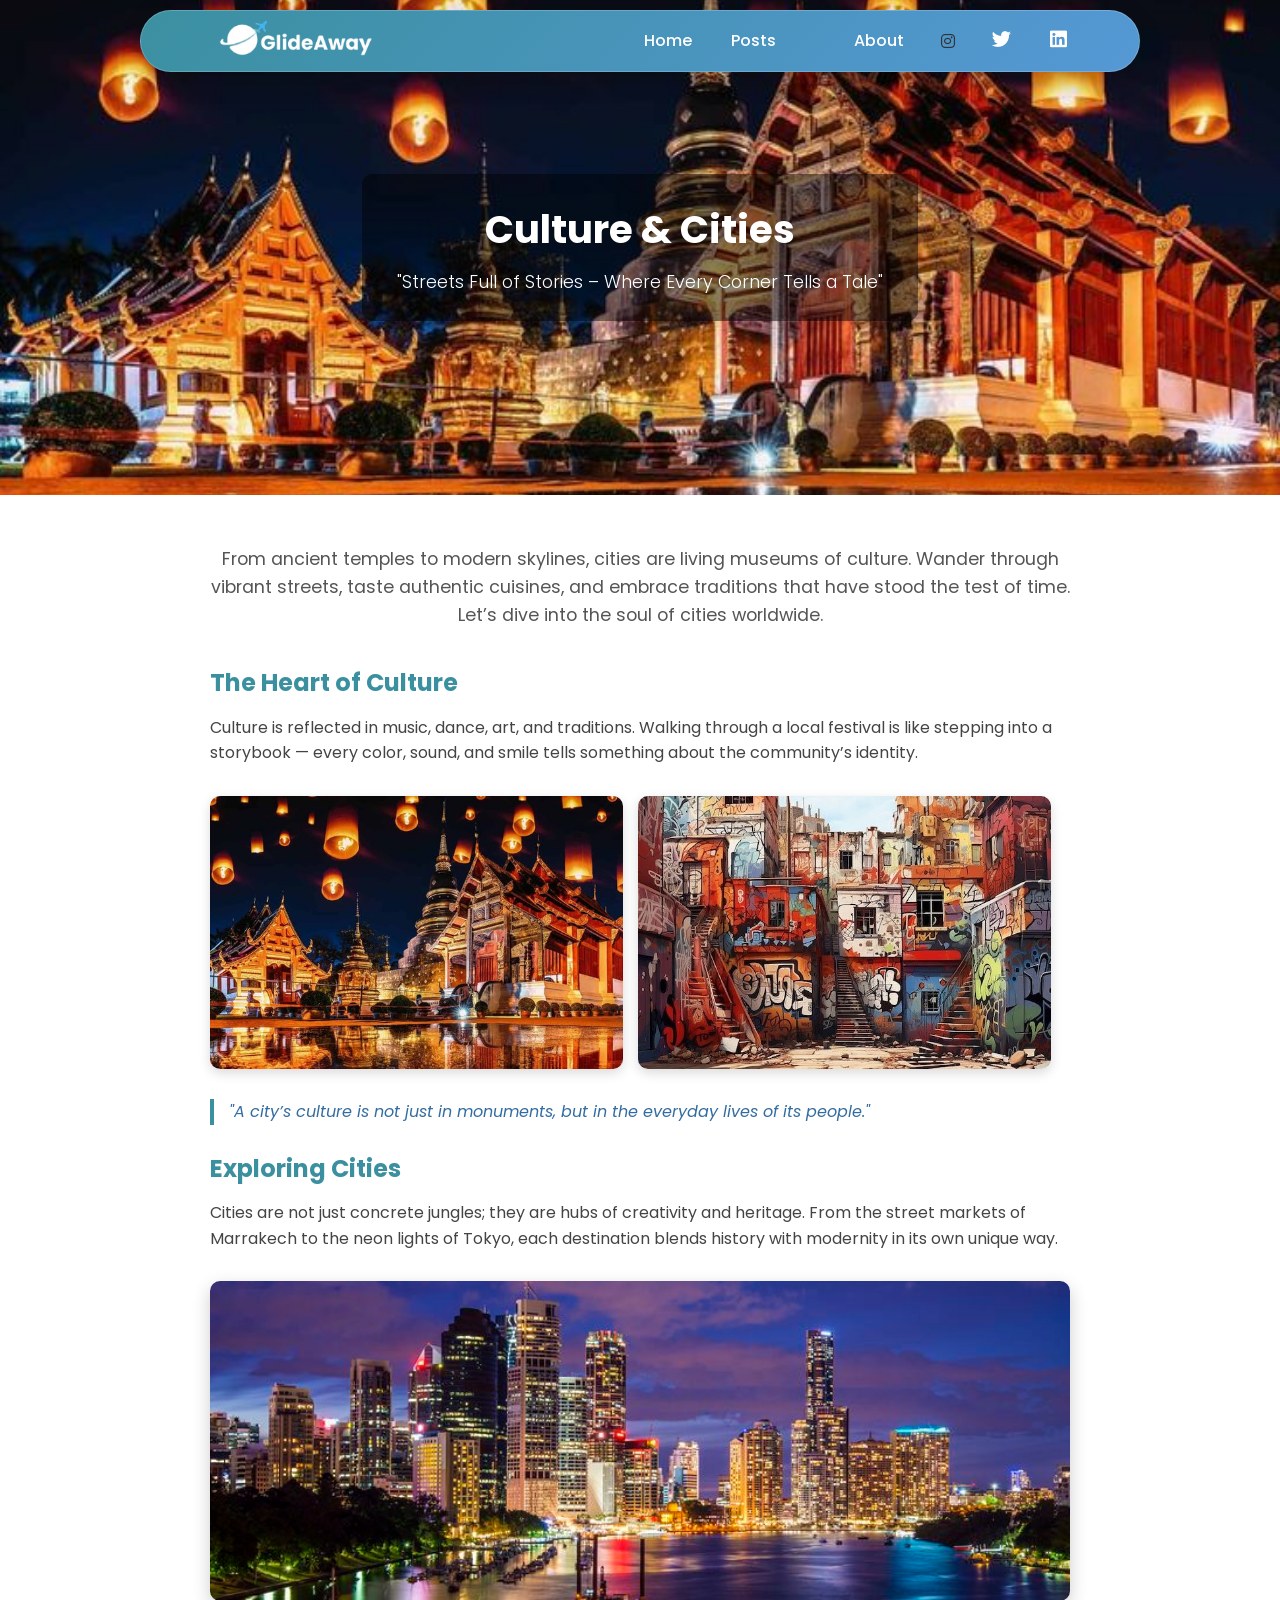
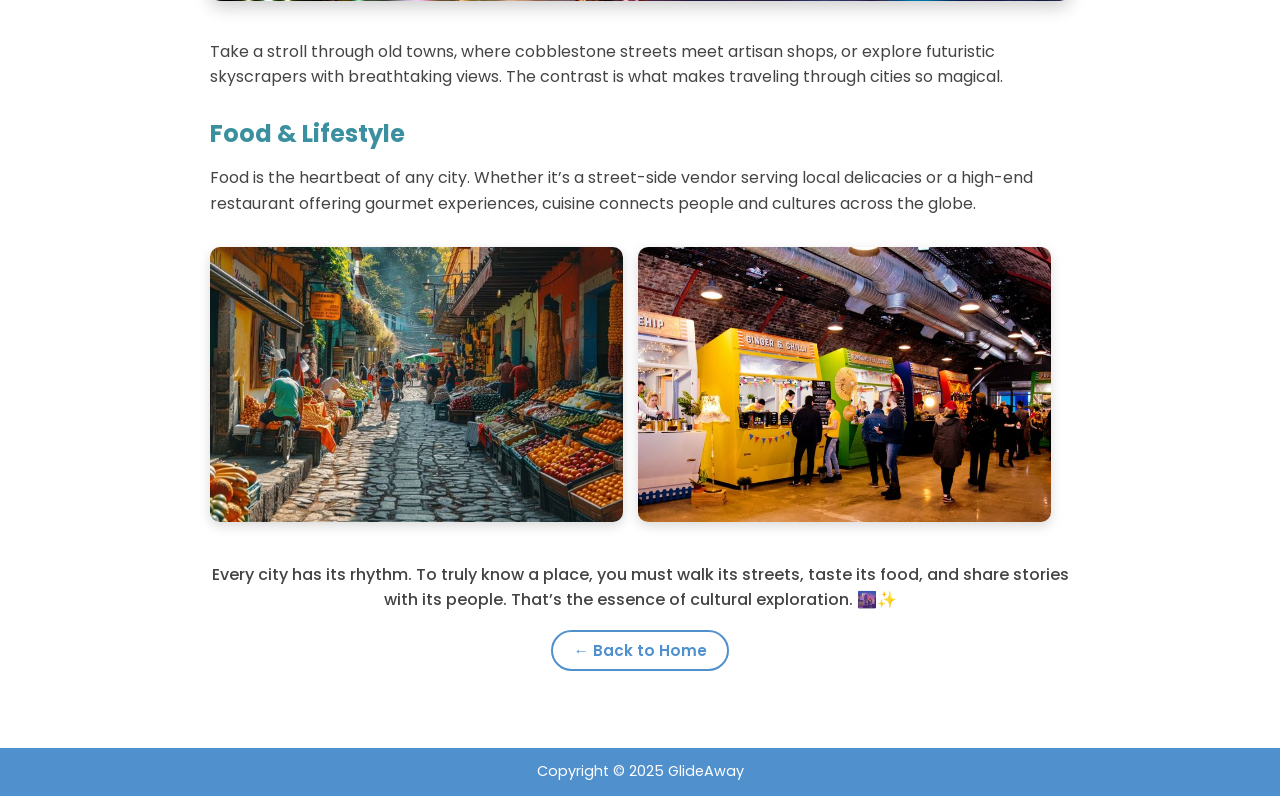
<file: project 9 Blog website/culture.html>
<!DOCTYPE html>
<html lang="en">
<head>
  <meta charset="UTF-8">
  <meta name="viewport" content="width=device-width, initial-scale=1.0">
  <title>Culture & Cities - GlideAway</title>
  <link rel="stylesheet" href="culture.css">
     <link rel="stylesheet" href="https://cdnjs.cloudflare.com/ajax/libs/font-awesome/6.6.0/css/all.min.css">
  <link href="https://fonts.googleapis.com/css2?family=Poppins:wght@300;400;500;600;700&display=swap" rel="stylesheet">
</head>
<body>

  <!-- Header -->
   <header>
      <nav>
        <div class="navigation-container">
            <div class="logo">
              <img src="images/lo.png" alt="logo" />
            </div>
            <div class="menu-list">
              <ul>
                <li>
                  <a href="index.html" class="header-links">Home</a>
                </li>
                <li>
                 <a href="index.html#posts" class="header-links">Posts</a>                </li>
                  <li>
                    <li>
                  <a href="index.html#about" class="header-links">About</a>
                </li>
            <i class="fab fa-instagram"></i>
          </li>
          <li>
            <i class="fab fa-twitter"></i>
          </li>
          <li>
            <i class="fab fa-linkedin"></i>
          </li>
              </ul>
            </div>
      </nav>
    </header>

  <!-- Hero Banner -->
  <section class="hero-banner">
    <div class="overlay">
      <h1>Culture & Cities</h1>
      <p>"Streets Full of Stories – Where Every Corner Tells a Tale"</p>
    </div>
  </section>

  <!-- Blog Content -->
  <section class="blog-content">
    <div class="blog-container">
      <p class="intro">
        From ancient temples to modern skylines, cities are living museums of culture.  
        Wander through vibrant streets, taste authentic cuisines, and embrace traditions that 
        have stood the test of time. Let’s dive into the soul of cities worldwide.
      </p>

      <h2 id="culture">The Heart of Culture</h2>
      <p>
        Culture is reflected in music, dance, art, and traditions. Walking through a local 
        festival is like stepping into a storybook — every color, sound, and smile tells 
        something about the community’s identity.
      </p>
      <div class="image-grid">
        <img src="images/tra.jfif" alt="Traditional Festival">
        <img src="images/str.jpg" alt="Street Art">
      </div>

      <blockquote>
        "A city’s culture is not just in monuments, but in the everyday lives of its people."
      </blockquote>

      <h2 id="cities">Exploring Cities</h2>
      <p>
        Cities are not just concrete jungles; they are hubs of creativity and heritage.  
        From the street markets of Marrakech to the neon lights of Tokyo, each destination 
        blends history with modernity in its own unique way.
      </p>

      <div class="wide-image">
        <img src="images/city.jfif" alt="Modern City Skyline">
      </div>

      <p>
        Take a stroll through old towns, where cobblestone streets meet artisan shops, or 
        explore futuristic skyscrapers with breathtaking views. The contrast is what makes 
        traveling through cities so magical.
      </p>

      <h2>Food & Lifestyle</h2>
      <p>
        Food is the heartbeat of any city. Whether it’s a street-side vendor serving local 
        delicacies or a high-end restaurant offering gourmet experiences, cuisine connects 
        people and cultures across the globe.
      </p>

      <div class="image-grid">
        <img src="images/Bustling Market Street.jfif" alt="Local Food Market">
        <img src="images/str food.jfif" alt="Street Food Vendor">
      </div>

      <p class="outro">
        Every city has its rhythm. To truly know a place, you must walk its streets, taste its food, 
        and share stories with its people. That’s the essence of cultural exploration. 🌆✨
      </p>

      <!-- Back Button -->
      <div class="back-btn">
        <a href="index.html#posts" class="read-btn">← Back to Home</a>
      </div>
    </div>
  </section>

  <!-- Footer -->
  <footer>
    <p>Copyright © 2025 GlideAway</p>
  </footer>

</body>
</html>
</file>
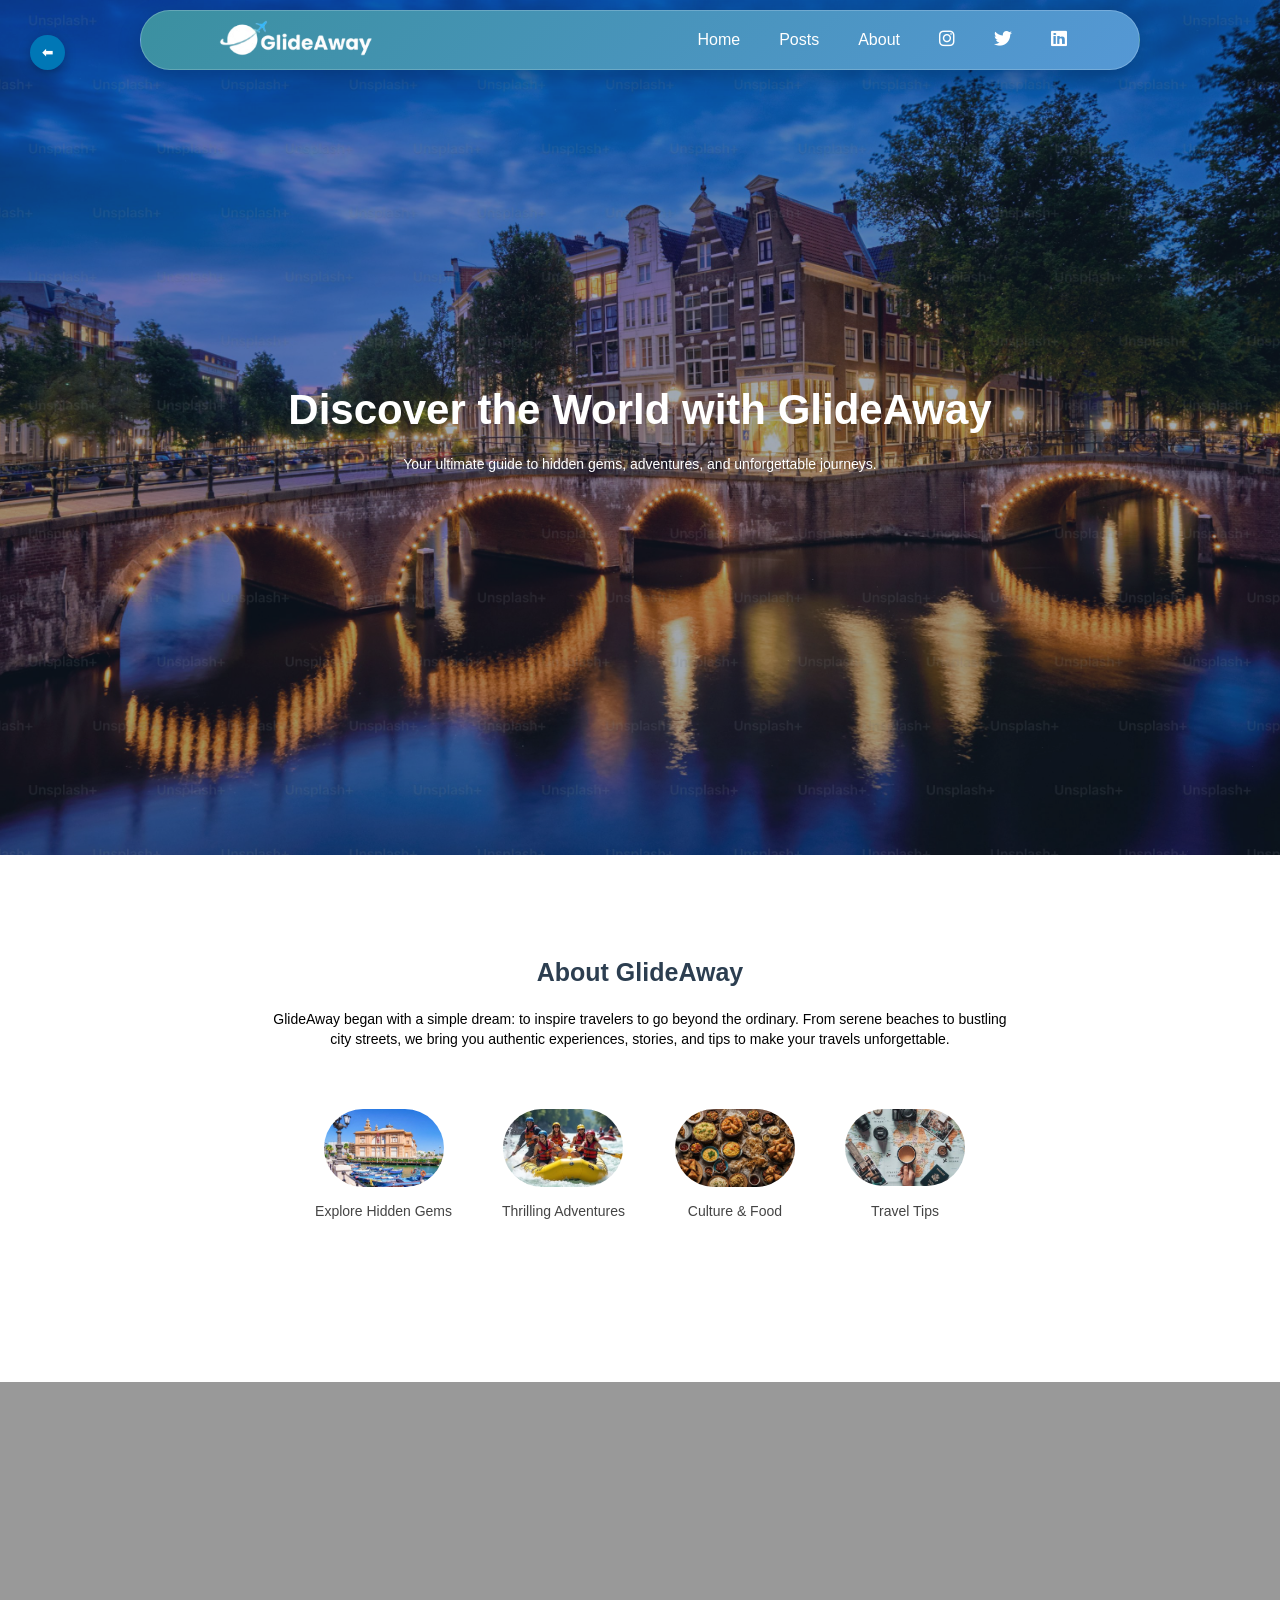
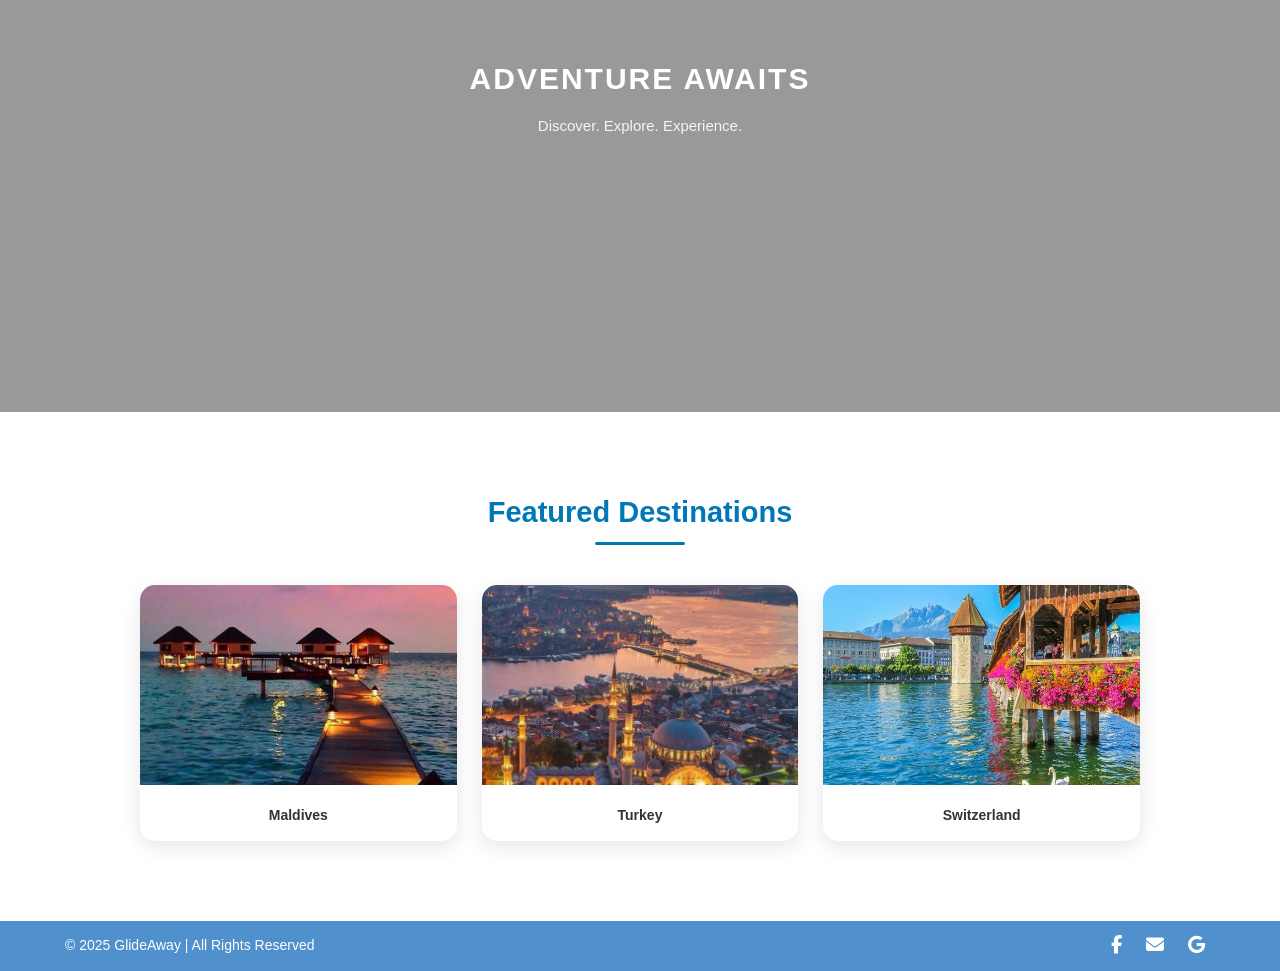
<file: project 9 Blog website/learn.html>
<!DOCTYPE html>
<html lang="en">
<head>
    <meta charset="UTF-8">
    <meta name="viewport" content="width=device-width, initial-scale=1.0">
    <title>Introduction paget</title>
    <link rel="stylesheet" href="learn.css" />
   <link rel="stylesheet" href="https://cdnjs.cloudflare.com/ajax/libs/font-awesome/6.6.0/css/all.min.css">
<link href="https://fonts.googleapis.com/css2?family=Poppins:wght@100;200;300;400;500;600;700;800;900&display=swap" rel="stylesheet">
</head>
<body>
     <header>
      <nav>
        <div class="navigation-container">
            <div class="logo">
              <img src="images/lo.png" alt="logo" />
            </div>
            <div class="menu-list">
              <ul>
                <li>
                  <a href="index.html" class="header-links">Home</a>
                </li>
                <li>
                  <a href="index.html#posts" class="header-links">Posts</a>
                </li>
                <li>
                  <a href="index.html#about" class="header-links">About</a>
                </li>
                  <li>
            <i class="fab fa-instagram"></i>
          </li>
          <li>
            <i class="fab fa-twitter"></i>
          </li>
          <li>
            <i class="fab fa-linkedin"></i>
          </li>
              </ul>
            </div>
      </nav>
    </header>
 <section class="hero">
    <div class="hero-content">
      <h1>Discover the World with GlideAway</h1>
      <p>Your ultimate guide to hidden gems, adventures, and unforgettable journeys.</p>
    </div>
  </section>

  <!-- ✅ Section 1: About -->
  <section class="about" id="about">
    <h2>About GlideAway</h2>
    <p>
      GlideAway began with a simple dream: to inspire travelers to go beyond the ordinary. 
      From serene beaches to bustling city streets, we bring you authentic experiences, stories, 
      and tips to make your travels unforgettable.
    </p>
    <div class="points">
      <div class="point">
        <img src="images/pic9.jpg" alt="Explore">
        <p> Explore Hidden Gems</p>
      </div>
      <div class="point">
        <img src="images/pic10.jpg" alt="Adventure">
        <p> Thrilling Adventures</p>
      </div>
      <div class="point">
        <img src="images/pic11.png" alt="Culture">
        <p> Culture & Food</p>
      </div>
      <div class="point">
        <img src="images/pic12.jpg" alt="Travel Tips">
        <p> Travel Tips</p>
      </div>
    </div>
  </section>

  <!-- ✅ Parallax Section -->
  <section class="parallax">
     <div class="parallax-content">
    <h1>Adventure Awaits</h1>
    <p>Discover. Explore. Experience.</p>
  </div>
  </section>

  <!-- ✅ Featured Destinations -->
  <section class="featured" id="destinations">
    <h2>Featured Destinations</h2>
    <div class="card-container">
      <div class="card">
        <img src="images/learn4.jfif" alt="Maldives">
        <h3>Maldives</h3>
      </div>
      <div class="card">
        <img src="images/learn5.jfif" alt="Turkey">
        <h3>Turkey</h3>
      </div>
      <div class="card">
        <img src="images/learn6.jfif" alt="Switzerland">
        <h3>Switzerland</h3>
      </div>
    </div>
  </section>
   <div class="back-home">
    <a href="index.html">
     <button>⬅ </button>
    </a>
  </div>
      
     <footer>
       <section class="footer-lower">
            <p>© 2025 GlideAway | All Rights Reserved</p>
            <div class="social-icons">
        <a href="#"><i class="fab fa-facebook-f"></i></a>
        <a href="mailto:yourmail@example.com"><i class="fas fa-envelope"></i></a>
        <a href="#"><i class="fab fa-google"></i></a>
    </div>
        </section>
    </footer>
</body>
</html>
</file>
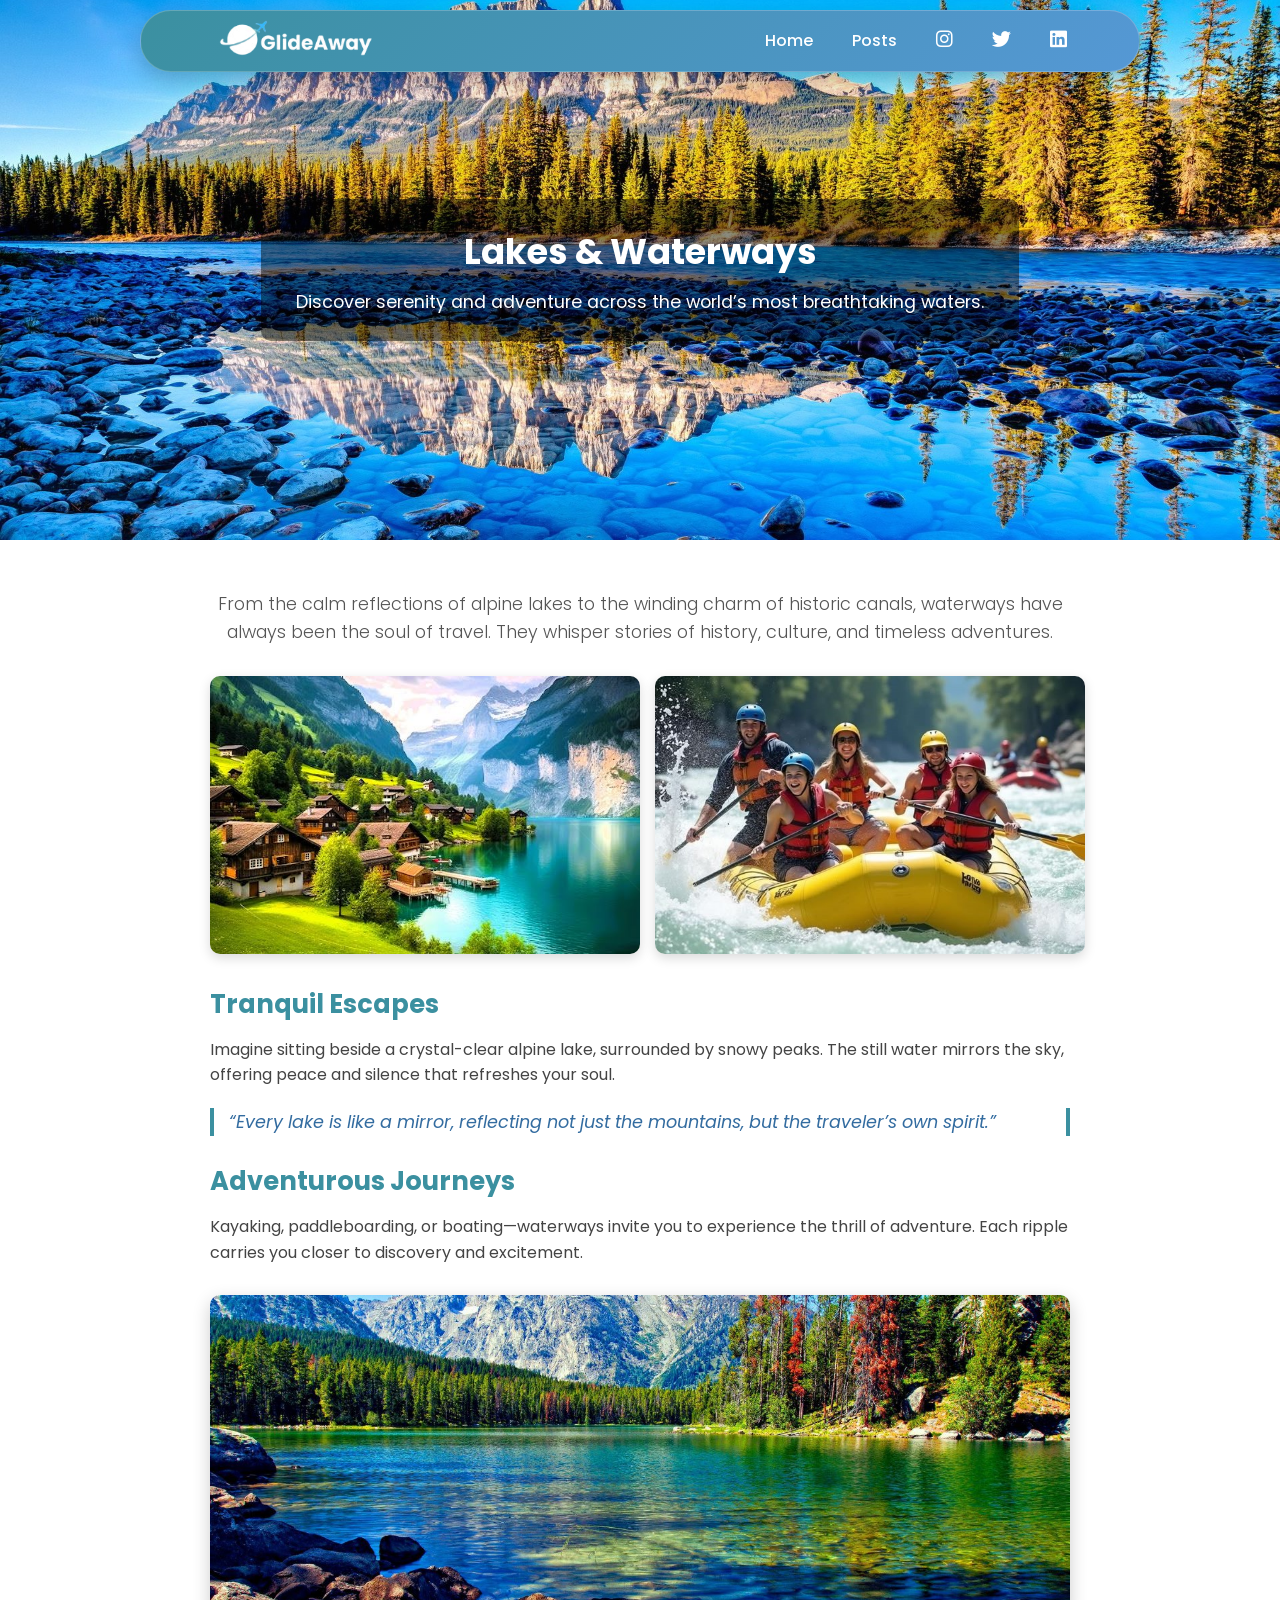
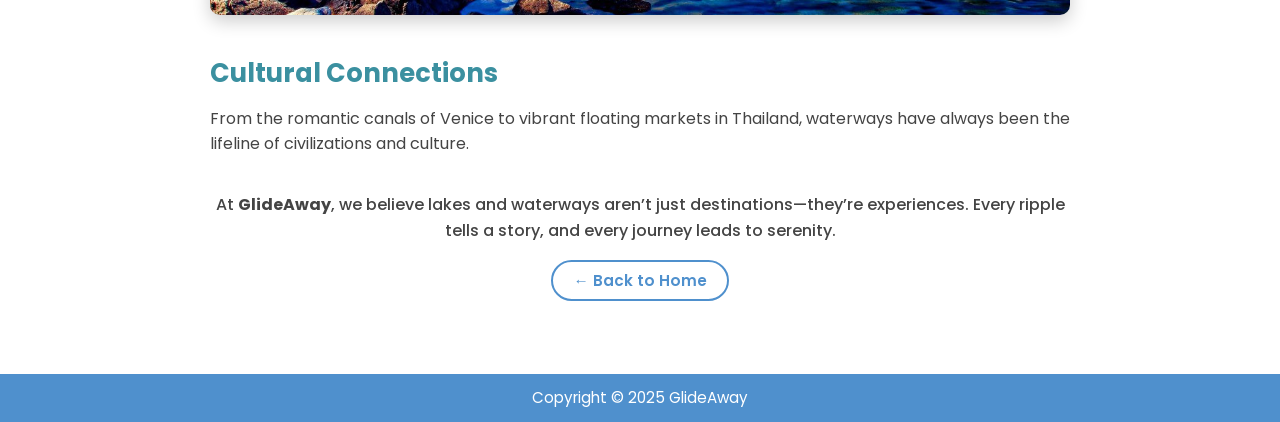
<file: project 9 Blog website/post-lakes.html>
<!DOCTYPE html>
<html lang="en">
<head>
  <meta charset="UTF-8">
  <meta name="viewport" content="width=device-width, initial-scale=1.0">
  <title>Lakes & Waterways - GlideAway</title>
  <link rel="stylesheet" href="post-lakes.css">
  <link rel="stylesheet" href="https://cdnjs.cloudflare.com/ajax/libs/font-awesome/6.6.0/css/all.min.css">
  <link href="https://fonts.googleapis.com/css2?family=Poppins:wght@300;500;700&display=swap" rel="stylesheet">
</head>
<body>
  <!-- Header -->
 <header>
      <nav>
        <div class="navigation-container">
            <div class="logo">
              <img src="images/lo.png" alt="logo" />
            </div>
            <div class="menu-list">
              <ul>
                <li>
                  <a href="index.html" class="header-links">Home</a>
                </li>
                <li>
                   <a href="index.html#posts" class="header-links">Posts</a>
                </li>
                  <li>
            <i class="fab fa-instagram"></i>
          </li>
          <li>
            <i class="fab fa-twitter"></i>
          </li>
          <li>
            <i class="fab fa-linkedin"></i>
          </li>
              </ul>
            </div>
      </nav>
    </header>

  <!-- Hero Section -->
  <section class="hero-banner">
    <div class="overlay">
      <h1>Lakes & Waterways</h1>
      <p>Discover serenity and adventure across the world’s most breathtaking waters.</p>
    </div>
  </section>

  <!-- Blog Content -->
  <section class="blog-content">
    <div class="blog-container">

      <p class="intro">
        From the calm reflections of alpine lakes to the winding charm of historic canals, 
        waterways have always been the soul of travel. They whisper stories of history, 
        culture, and timeless adventures.
      </p>

      <!-- Two images side by side -->
      <div class="image-grid">
        <img src="images/2bg.png" alt="Mountain Lake">
        <img src="images/pic10.jpg" alt="Kayaking Adventure">
      </div>

      <h2>Tranquil Escapes</h2>
      <p>
        Imagine sitting beside a crystal-clear alpine lake, surrounded by snowy peaks. 
        The still water mirrors the sky, offering peace and silence that refreshes your soul.
      </p>

      <blockquote>
        “Every lake is like a mirror, reflecting not just the mountains, but the traveler’s own spirit.”
      </blockquote>

      <h2>Adventurous Journeys</h2>
      <p>
        Kayaking, paddleboarding, or boating—waterways invite you to experience the thrill of adventure. 
        Each ripple carries you closer to discovery and excitement.
      </p>

      <!-- Full width image -->
      <div class="wide-image">
        <img src="images/pic8.jpg" alt="Wide Lake View">
      </div>

      <h2> Cultural Connections</h2>
      <p>
        From the romantic canals of Venice to vibrant floating markets in Thailand, 
        waterways have always been the lifeline of civilizations and culture.
      </p>

      <p class="outro">
        At <b>GlideAway</b>, we believe lakes and waterways aren’t just destinations—they’re experiences. 
        Every ripple tells a story, and every journey leads to serenity.
      </p>
       <div class="back-btn">
        <a href="index.html#posts" class="read-btn">← Back to Home</a>
      </div>
    </div>
  </section>

  <!-- Footer -->
  <footer>
    <p>Copyright © 2025 GlideAway</p>
  </footer>
</body>
</html>
</file>
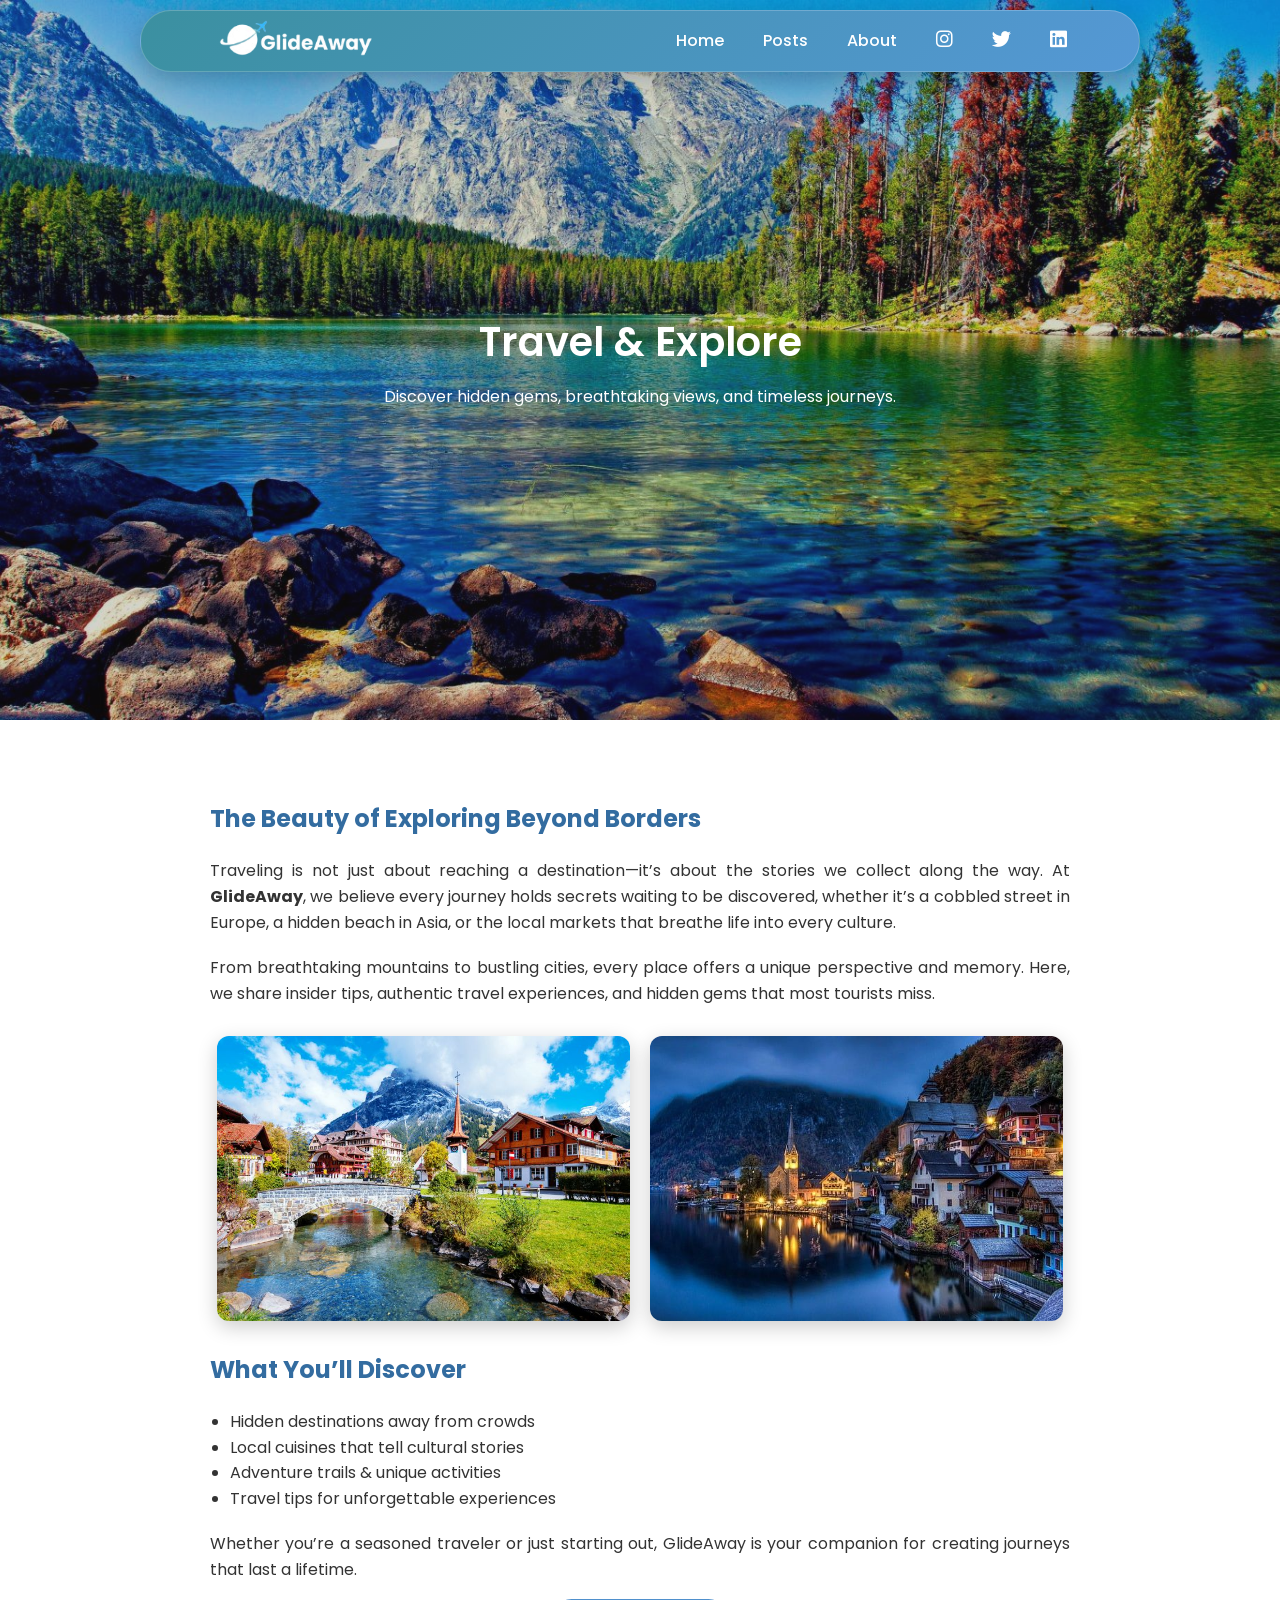
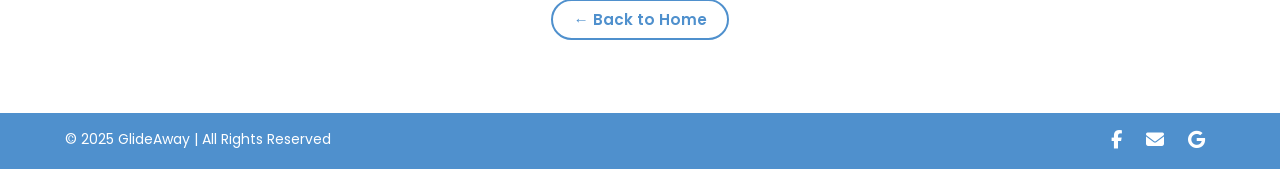
<file: project 9 Blog website/post.html>
<!DOCTYPE html>
<html lang="en">
<head>
  <meta charset="UTF-8">
  <meta name="viewport" content="width=device-width, initial-scale=1.0">
  <title>GlideAway - Blog Post</title>
  <link rel="stylesheet" href="post.css">
  <link rel="stylesheet" href="https://cdnjs.cloudflare.com/ajax/libs/font-awesome/6.6.0/css/all.min.css">
  <link href="https://fonts.googleapis.com/css2?family=Poppins:wght@400;600;800&display=swap" rel="stylesheet">
</head>
<body>
  <!-- Header -->
   <header>
      <nav>
        <div class="navigation-container">
            <div class="logo">
              <img src="images/lo.png" alt="logo" />
            </div>
            <div class="menu-list">
              <ul>
                <li>
                  <a href="index.html" class="header-links">Home</a>
                </li>
                <li>
                  <a href="index.html#post" class="header-links">Posts</a>
                </li>
                <li>
                  <a href="index.html#about" class="header-links">About</a>
                </li>
                  <li>
            <i class="fab fa-instagram"></i>
          </li>
          <li>
            <i class="fab fa-twitter"></i>
          </li>
          <li>
            <i class="fab fa-linkedin"></i>
          </li>
              </ul>
            </div>
      </nav>
    </header>

  <!-- Hero Section -->
  <section class="post-hero">
    <div class="hero-overlay"></div>
    <h1>Travel & Explore</h1>
    <p>Discover hidden gems, breathtaking views, and timeless journeys.</p>
  </section>

  <!-- Blog Content -->
  <main class="post-content">
    <h2>The Beauty of Exploring Beyond Borders</h2>
    <p>
      Traveling is not just about reaching a destination—it’s about the stories
      we collect along the way. At <b>GlideAway</b>, we believe every journey
      holds secrets waiting to be discovered, whether it’s a cobbled street in
      Europe, a hidden beach in Asia, or the local markets that breathe life
      into every culture.
    </p>

    <p>
      From breathtaking mountains to bustling cities, every place offers a
      unique perspective and memory. Here, we share insider tips, authentic
      travel experiences, and hidden gems that most tourists miss.
    </p>

    <div class="blog-images">
      <img src="images/pic1.png" alt="Travel Image 1">
      <img src="images/1bg.png" alt="Travel Image 2">
    </div>

    <h2>What You’ll Discover</h2>
    <ul>
      <li>Hidden destinations away from crowds</li>
      <li>Local cuisines that tell cultural stories</li>
      <li>Adventure trails & unique activities</li>
      <li>Travel tips for unforgettable experiences</li>
    </ul>

    <p>
      Whether you’re a seasoned traveler or just starting out, GlideAway is your
      companion for creating journeys that last a lifetime.
    </p>

     <div class="back-btn">
        <a href="index.html#posts" class="read-btn">← Back to Home</a>
      </div>
  </main>

  <!-- Footer -->
  <footer>
       <section class="footer-lower">
            <p>© 2025 GlideAway | All Rights Reserved</p>
            <div class="social-icons">
        <a href="#"><i class="fab fa-facebook-f"></i></a>
        <a href="mailto:yourmail@example.com"><i class="fas fa-envelope"></i></a>
        <a href="#"><i class="fab fa-google"></i></a>
    </div>
        </section>
    </footer>
</body>
</html>
</file>
<file: project 1 biography/main.css>
*{
    margin: 0;
    padding: 0;
    box-sizing: border-box;
}
.container{
    background-image: url("images/bg1\ \(2\).png");
    background-size: cover;
    background-position: center;
    background-repeat: no-repeat;
    border: 20px solid rgb(13, 67, 40);
    min-height: 100vh;
}
.top-content-section{
    margin-top: 220px;
    display: flex;
    justify-content: space-between;
    align-items: flex-end;
}
.content{
    max-width: 800px;
    margin: 0 auto;
}
.img-section,img {
    width: 210px;
    height: 310px;
    border: 3px solid rgb(3, 3, 58);
border-radius: 50%;
}
.top-content-section h2{
    font-size: 50px;
    color: rgb(0, 0, 0);
    font-weight: bold;
}
.top-content-section h4{
    font-size:20px ;
    color: rgb(41, 40, 40);
    text-align: end;
}
.About-section{
    margin-top: 90px;
}
.About-section h1{
    font-size: 50px;
    font-weight: 540;
    margin-bottom: 30px;
}
.About-section p{
    font-size: 18px;
    line-height: 24px;
    letter-spacing: 0.3px;
text-align: justify;
}
.biograpgy{
    margin-top: 50px;
    margin-bottom: 100px;
}
.biograpgy h1{
    font-size: 32px;
    font-weight: 540;
    margin-bottom: 20px;
}
.biograpgy ul{
    font-size: 17px;
    line-height: 29px;
    letter-spacing: 0.3px;
}
footer{
    text-align: end;
    margin-bottom: 90px;
}


@media all and (max-width:960px){
    .content{
    max-width: 750px;
    margin: 0 auto;
}
.img-section,img {
    width: 200px;
    height: 290px;
}
.top-content-section h2{
    font-size: 45px;}
.top-content-section h4{
    font-size:16px ;}
.About-section h1{
    font-size: 45px;}
    .About-section p{
    font-size: 16px;}
    .biograpgy h1{
    font-size: 30px;}
    .biograpgy ul{
    font-size: 16px;}
    footer{
      font-size: 14px;  
    }
}
@media all and (max-width:860px){
    .content{
    max-width: 650px;
    margin: 0 auto;
}
.img-section,img {
    width: 190px;
    height: 280px;
}
.top-content-section h2{
    font-size: 40px;}
.top-content-section h4{
    font-size:15px ;}
.About-section h1{
    font-size: 40px;}
    .About-section p{
    font-size: 15px;}
    .biograpgy h1{
    font-size: 30px;}
    .biograpgy ul{
    font-size: 15px;}
    footer{
      font-size: 14px;  
    }
}
@media all and (max-width:760px){
    .content{
    max-width: 570px;
    margin: 0 auto;
}
.img-section,img {
    width: 170px;
    height: 260px;
}
.top-content-section h2{
    font-size: 33px;}
.top-content-section h4{
    font-size:12px ;}
.About-section h1{
    font-size: 36px;}
    .About-section p{
    font-size: 12px;}
    .biograpgy h1{
    font-size: 28px;}
    .biograpgy ul{
    font-size: 12px;}
    footer{
      font-size: 12px;  
    }
}
@media all and (max-width:560px){
    .content{
    max-width: 370px;
    margin: 0 auto;
}
.img-section,img {
    width: 110px;
    height: 180px;
}
.top-content-section h2{
    font-size: 22px;}
.top-content-section h4{
    font-size:11px ;}
.About-section h1{
    font-size: 28px;}
    .About-section p{
    font-size: 10px;}
    .biograpgy h1{
    font-size: 28px;}
    .biograpgy ul{
    font-size: 10px;}
    footer{
      font-size: 10px;  
    }
}
@media all and (max-width:460px){
    .content{
    max-width: 260px;
    margin: 0 auto;
}
.img-section,img {
    width: 80px;
    height: 140px;
}
.top-content-section h2{
    font-size: 15px;}
.top-content-section h4{
    font-size:8px ;}
.About-section h1{
    font-size: 18px;}
    .About-section p{
    font-size: 10px;}
    .biograpgy h1{
    font-size: 14px;}
    .biograpgy ul{
    font-size: 8px;}
    footer{
      font-size: 9px;  
    }
}
</file>
<file: project 2 Application form/main.css>
*{
    margin: 0;
    padding: 0;
    box-sizing: border-box;
}
body{
    background-image: url("pur.jpg");
    background-size: cover;
    background-position: center;
    background-color: rgb(133, 133, 231);
}
.container{
    max-width: 900px;
    margin: 0 auto;
}
.apply-box{

    max-width: 600px;
    padding: 20px;
background-color: rgb(221, 221, 244);
margin: 0 auto;
margin-top: 70px;
margin-bottom: 70px;
box-shadow: 4px 3px 5px rgba(1, 1,1, 0.6);
border-radius: 4px;
}
h1{
    margin-bottom: 30px;
    font-size: 40px;
    color: blueviolet;
}
.form-container{
    display: grid;
 grid-template-columns: repeat(auto-fit, minmax(200px, 1fr)) ;
 gap: 20px;  
}
.form-control{
    display: flex;
    flex-direction: column;
}
.form-control input,
.form-control select,
.form-control textarea {
  padding:6px 10px;
  font-size: 14px;
  border-radius: 4px;
  border: 1px solid blueviolet;
}
label{
    font-size: 20px;
    margin-bottom: 5px;
}
input:focus{
    outline-color:rgb(123, 8, 189);
}
.button-control{
    display: flex;
    justify-content: flex-end;
    margin-top: 30px;
}
button{
        padding: 6px 10px;
        border: transparent solid 2px;
        border-radius: 4px;
        color: white;
    background-color: rgb(102, 80, 185);
    font-size: 15px;
    transition: 0.2s ease-in;
}
button:hover{
    cursor: pointer;
    background-color: rgb(254, 254, 255);
    border:2px solid  rgb(102, 80, 185);
    color: rgb(102, 80, 185);
    font-weight: bold;
    transition: 0.2s ease-out;
}
.textarea-control{
    grid-column: 1/span 2;
}
.textarea-control textarea{
    width: 100%;
}
@media (max-width:460px){
    .textarea-control{
    grid-column: 1/span 1;
}
.apply-box{
    margin: 60px 20px;
}
h1{
    font-size:35px;
}
}
</file>
<file: project 3 parallex website/main.css>
html,
body {
  height: 100%;
  margin: 0;
  font-size: 18px;
  font-weight: 400;
  font-family: "lato", sans-serif;
  color: #666;
  line-height: 1.8em;
}
.pimg1 {
  background-image: url("imgs/voilet\ beach.jpg");
  min-height: 100%;
}
.pimg2 {
  background-image: url("imgs/california\ bridge.jpg");
  min-height: 400px;
}
.pimg3 {
  background-image: url("imgs/beach.jpg");
  min-height: 400px;
}
.pimg1,
.pimg2,
.pimg3 {
  position: relative;
  background-attachment: fixed;
  background-repeat: no-repeat;
  background-size: cover;
  background-position: center;
}
.ptext {
  position: absolute;
  top: 50%;
  text-align: center;
  width: 100%;
  color: white;
  font-size: 27px;
  letter-spacing: 8px;
  transition: all ease 0.3s;
}
.ptext:hover {
  transform: scale(0.92);
}
.textbg {
  background-color: rgb(56, 18, 92);
  border-radius: 6px;
  padding: 16px;
  transition: 0.5s;
}

.textbg:hover::before {
  transform: scale(1.1);
  box-shadow: 0 0 15px #efff10;
}
.textbg:hover {
  color: #f9f4f9;
  box-shadow: 0 0 20px #fbfb0b;
  text-shadow: 0 0 5px #ff12c4;
  cursor: pointer;
  transition: 0.5s;
}
.section {
  text-align: center;
  padding: 50px 80px;
}
.section-light {
  background-color: #f4f4f4;
  color: rgb(55, 11, 97);
}
h2 {
  font-weight: 910;
  font-size: 28px;
  color: rgb(79, 27, 128);
}
.section-dark {
  background-color: rgb(55, 11, 97);
  color: #fff;
}
.section-dark h2 {
  font-weight: bold;
  font-size: 28px;
  color: rgb(254, 254, 254);
}
@media all and (max-width: 768px) {
  .pimg1,
  .pimg2,
  .pimg3 {
    background-attachment: fixed; /* Turn off fixed background for mobile */
    background-position: center;
    background-size: cover;
  }

  .ptext {
    font-size: 20px;
    letter-spacing: 4px;
    padding: 0 10px;
  }

  .textbg {
    padding: 16px;
  }

  .section {
    padding: 30px 50px;
  }

  h2 {
    font-size: 22px;
  }
}

@media all and (max-width: 480px) {
  .ptext {
    font-size: 14px;
    letter-spacing: 2px;
  }

  .textbg {
    padding: 10px;
  }

  .section {
    padding: 20px 15px;
  }

  h2 {
    font-size: 20px;
  }
}
</file>
<file: project 4 landing page/main.css>
* {
  margin: 0;
  padding: 0;
  box-sizing: border-box;
}
html,
body {
  font-family: "Roboto", sans-serif;
  line-height: 1.4;
  letter-spacing: 1px;
  font-weight: 400;
}
.hero-section {
  background-image: url("imgs/bg.jfif");
  background-position: center;
  background-repeat: no-repeat;
  background-size: cover;
  min-height: 100vh;
}
.text-container {
  color: white;
  max-width: 900px;
  margin: 0 auto;
  padding-top: 350px;
  text-align: center;
}
.text-bg {
  border-radius: 6px;
  transition: 0.5s;
}
.text-bg:hover::before {
  transform: scale(1.1);
  box-shadow: 0 0 15px #efff10;
}
.text-bg:hover {
  color: #f9f4f9;
  box-shadow: 0 0 20px #fbfb0b;
  text-shadow: 0 0 5px #ff12c4;
  cursor: pointer;
  transition: 0.5s;
}
.lg-text {
  font-size: 64px;
  font-weight: 400;
}
.black-area {
  background-color: black;
  padding: 40px;
}
.black-area h3 {
  font-size: 48px;
  font-weight: 300;
  color: white;
  text-align: center;
}
.black-area h3 span {
  font-size: 80px;
  font-weight: 400;
}
.work {
  display: grid;
  grid-template-columns: repeat(auto-fit, minmax(320px, 1fr));
  gap: 30px;
  margin: 50px 80px;
}
.grid-item {
  display: flex;
  justify-content: center;
  align-items: center;
}
.card {
  max-width: 320px;
  height: 400px;
  border-radius: 10px;
  box-shadow: 8px 5px 5px rgba(135, 16, 190, 0.5);
  transition: 0.3s ease-in-out;
}
.card:hover {
  cursor: pointer;
  transform: scale(1.05);
  transition: 0.3s ease-in-out;
}
.text-part {
  padding: 20px;
}
.text-part h3 {
  font-weight: bold;
  margin-bottom: 10px;
}
.bottom-section {
  display: flex;
}
.about {
  background-color: rgb(163, 6, 177);
}
.contact {
  background-color: rgb(119, 31, 201);
}
.about,
.contact {
  padding: 30px;
}
.about h2,
.contact h2 {
  color: white;
  font-size: 30px;
  margin-bottom: 20px;
  font-weight: 500;
}
.about p,
.contact p {
  color: white;
  font-size: 16px;
  font-weight: 300;
  margin-bottom: 10px;
  text-align: justify;
}
footer {
  background-color: rgb(37, 37, 37);
  display: flex;
  height: 60px;
  align-items: center;
  justify-content: center;
}

.social-icons a i {
  color: rgb(255, 255, 255);
  padding: 0 10px;

  font-size: 18px;
}
.social-icons a i:hover {
  color: rgb(172, 70, 212);
  text-decoration: underline;
}
</file>
<file: project 5 Cafe website/main.css>
*{
    margin: 0;
    padding: 0;
    box-sizing: border-box;
}
html,body{
    font-family: Roboto, sans-serif;
    line-height: 1.4;
    letter-spacing: 1px;
    font-weight: 400;
}
header{
    box-shadow: 0 2px 10px rgba(0, 53, 34, 0.2);
}
button{
    padding: 10px 15px;
    border: none;
    transition: 0.2s ease-in-out;
}
/* CSS */

button:disabled {
  pointer-events: none;
}

button:hover {
  color: #070707;
  background-color: #f9e508;
  box-shadow: rgba(0, 0, 0, 0.25) 0 8px 15px;
  transform: translateY(-2px);
}

button:active {
  box-shadow: none;
  transform: translateY(0);
}
.navigation{
    display: flex;
    justify-content: space-between;
    padding-top: 5px;
    align-items: center;
}
.container{
    margin: 0 auto;
    max-width: 1000px;
}
nav .navigation .logo img{
    width: 140px;
    height: 70px;
}
.bar{
    font-size: 21px;
}
.hero-section{
    display: flex;
   align-items: center;
   justify-content: center;
   max-width: 1000px;
   margin:50px auto;
   gap: 100px;
}
.hero-section_img img{
    width:320px;
    max-width: 350px;
    height:320px;
    border-radius:50%;
    box-shadow: 3px 5px 20px #013e34, -3px -5px 20px #016551;
}

.hero-section_content{
        display: flex;
        flex-direction: column;
        gap: 20px;
 }
 .tag{
    color: white;
    background-color: #bb3030;
    padding:5px 10px;
    align-self: flex-start;
}
.hero-section_content h2{
    font-size: 72px;
    line-height: 1.2;
    font-weight: 300;
   
}
.hero-section_content p{
    text-align: justify;
}
.explore-btn{
    background-color: white;
    border:2px solid #f9e508;
    align-self: flex-start;
    font-size: 16px;
    color: #124628;
    
}

/* feature section styles */

.features_section{
    display: grid;
    grid-template-columns: 1fr 1fr 1fr;
    gap:28px;
    margin-top: 70px;
    justify-content: center;
    margin-bottom:50px ;
}
.feature{
    display: flex;
    gap:20px;
    transition:0.2s ease-in-out;
    padding: 20px;
}
.feature h3{
    font-size: 16px;
    font-weight: bold;
    margin-bottom: 5px;
}
.feature p{
    font-size: 12px;
}
.feature:hover{
    transition:0.2s ease-in-out;
    box-shadow: 5px 5px 5px rgba(1, 1, 1, 0.05);
    cursor: pointer;
}
.divider{
    border:1px solid #ccc;
    margin:20px 0;
}
.menu{
    display: flex;
    flex-direction: column;
    gap: 50px;
    margin: 50px 0;
    align-items: center;
}
.menu .tag{
    align-self: center;
}
.grid{
    max-width: 920px;
    display: grid;
        grid-template-areas:
        "I1 I1 I2 I2"
        "I1 I1 I3 I7"
        "I4 I5 I6 I7";
    gap: 20px;
    transition: 0.2s ease-in-out;
}
.grid-imgs:hover{
    cursor: pointer;
    transition: 0.2s ease-in-out;
    transform: scale(1.05);
}
.grid-imgs{
  border-radius: 10px;
    width: 100%;
    height: 100%;
    display: block;
    
}
.item1{
    grid-area:I1;
}
.item2{
    grid-area:I2;
}
.item3{
    grid-area:I3;
}
.item4{
    grid-area:I4;
}
.item5{
    grid-area:I5;
}
.item6{
    grid-area:I6;
}
.item7{
    grid-area:I7;
}
footer{
    background-color: #fde8cc;
}
.footer-container{
    padding: 60px;
    display: flex;
    justify-content: space-between;
     max-width: 1000px;  
    margin: 0 auto;
}
.footer-logo img{
     width: 170px;
    height: 100px;
}
.link-list h3{
    margin-bottom: 10px;
    color: #024b3f;
}
.link-list ul{
    list-style: none;
}
.link-list ul li{
    font-size: 13px;
    margin-bottom: 5px;
}
input{
    padding:5px 10px;
    margin-bottom: 5px;
    border: none;
}
.social-icons i{
     padding: 0 5px;
    font-size: 18px;
    color: #004537;
}
.social-icons a i:hover {
    color: #00aced; 
    text-decoration: underline;
}
.phone,.mail{
    margin: 10px;
    padding: 10px;
    background-color: #fafafa;
    border-radius: 50%;
     border: 1px solid #124628;
    font-size: 18px;
    color:#004537;
    cursor: pointer;
}

.phone {
    position: fixed; 
    right: 20px; 
    bottom: 90px;
    
}
.mail{
    position: fixed; 
    right: 20px; 
    bottom: 36px;
}

.phone:hover,
.mail:hover {
    background-color: #004537; 
    color: #fff; 
}
@media(max-width:786px){
    .hero-section{
        flex-direction: column;
         gap: 80px;
        padding: 20px;
    }
    .hero-section_img{
        display: flex;
        justify-content: center;
    }
   .hero-section_img img{
     width:80%;
     height: 80%;
   }
   .hero-section_content h2{
    font-size: 42px;
   }
   .navigation{
        padding: 10px 20px;
   }
   
   .features_section {
        grid-template-columns: 1fr; /* single column */
        gap: 20px;
        padding: 0 20px;
    }
    .grid{
        margin:0 20px;
        gap:10px;
    }
    .footer-container{
        flex-direction: column;
    }
}
</file>
<file: project 7 Youtube clone/main.css>
* {
  margin: 0;
  padding: 0;
  box-sizing: border-box;
}
html,
body {
  font-family: "Roboto", sans-serif;
  line-height: 1.23;
}
nav {
  display: flex;
  align-items: center;
  justify-content: space-between;
  padding: 10px;
}
.logo:hover {
  cursor: pointer;
}
.logo img {
  width: 60%;
  height: auto;
}
.center-nav {
  display: flex;
  align-items: center;
  gap: 15px;
}

.search {
  display: flex;
  align-items: center;
  border: 1px solid #ccc;
  border-radius: 25px;
  overflow: hidden;
  background: white;
}

.search input {
  width: 500px;
  padding: 10px 15px;
  border: none;
  outline: none;
  font-size: 14px;
}
.search button {
  display: flex;
  align-items: center;
  justify-content: center;
  padding: 8px 16px;
  border: none;
  background: #f8f8f8;
  border-left: 1px solid #ccc;
  cursor: pointer;
}
.search button:hover {
  cursor: pointer;
  background-color: #dedede;
}
.search button img {
  width: 18px;
  height: 18px;
}

.mic {
  padding: 10px;
  background-color: #f1eded;
  border-radius: 50%;
  display: grid;
  place-items: center;
}
.mic:hover {
  cursor: pointer;
  background-color: #c9c7c7;
}
.mic img {
  width: 20px;
}

.side-nav {
  display: flex;
  align-items: center;
  gap: 30px;
  justify-content: center;
  margin-right: 20px;
}
.side-nav i.video:hover,
i.bell:hover {
  cursor: pointer;
  border-radius: 50%;
  background-color: #c9c7c7;
}
.side-nav img {
  width: 35px;
  padding: 5px;
}
.side-nav img.avatar {
  border-radius: 50%;
  width: 30px;
}
.tags {
  display: flex;
  padding: 8px 20px;
  gap: 15px;
}
.tag {
  padding: 6px 10px;
  border-radius: 10px;
  border: 1px solid #ccc;
  font-size: 14px;
  border: none;
}
.dark {
  background-color: black;
  color: white;
  font-weight: bold;
}
.light {
  background-color: #f3f1f1;
  font-weight: 500;
}
.container {
  display: flex;
}
aside {
  display: flex;
  flex-direction: column;
  align-items: center;
  gap: 30px;
  padding: 10px;
}
.side-icons {
  display: flex;
  flex-direction: column;
  align-items: center;
  justify-content: center;
  padding: 8px;
}
.side-icons img {
  width: 25px;
}
.side-icons p {
  font-size: 10px;
}
.bar img {
  margin-top: 10px;
  width: 35px;
  padding: 5px;
  border-radius: 50%;
}
.bar:hover {
  cursor: pointer;
  background-color: #c9c7c7;
  border-radius: 50%;
}
.side-icons:hover {
  cursor: pointer;
  background-color: #c9c7c7;
}
.main-container {
  width: 100%;
}
main {
  min-height: 100vh;
}
.card-container {
  display: grid;
  grid-template-columns: repeat(auto-fit, minmax(320px, 1fr));
}
.card {
  margin-top: 16px;
  padding: 10px;
  max-width: 450px;
  display: flex;
  flex-direction: column;
}
.card img {
  border-radius: 18px;
}
.card img:hover {
  cursor: pointer;
  border-radius: 1px;
}
.avatar img:hover {
  border-radius: 50%;
}
.avatar-content {
  padding-top: 15px;
  display: flex;
  gap: 15px;
}
.card h3 {
  font-size: 20px;
}
.content {
  display: flex;
  flex-direction: column;
  gap: 5px;
  text-align: justify;
}
.content-status {
  display: flex;
  gap: 8px;
  font-size: 15px;
  color: #545454;
}
.channel-name {
  font-size: 15px;
  color: #545454;
}
.avatar img {
  border-radius: 50%;
}
.shorts-container {
  display: grid;
  grid-template-columns: repeat(auto-fit, minmax(150px, 1fr));
}

.Shorts-card {
  margin-top: 16px;
  padding: 10px;
  max-width: 280px;
  display: flex;
  flex-direction: column;
}
.Shorts-card img {
  border-radius: 18px;
}
.shorts-text {
  margin-left: 10px;
  padding: 10px;
  font-size: 25px;
  margin-top: 10px;
}
.content:hover {
  cursor: pointer;
}
.Shorts-card img:hover {
  cursor: pointer;
  border-radius: 1px;
}
.avatar img {
  border-radius: 50%;
}
.avatar img:hover {
  border-radius: 50%;
}
.dots img {
  padding: 2px;
}
.dots img:hover {
  background-color: #c9c7c7;
  border-radius: 50%;
  padding: 2px;
}
.tags:hover {
  cursor: pointer;
}
</file>
<file: project 8 documnetation website/main.css>
* {
  margin: 0;
  padding: 0;
  box-sizing: border-box;
}
html,
body {
  font-family: "Roboto", sans-serif;
  line-height: 1.4;
  scroll-behavior: smooth;
}
header {
  background-color: black;
}
.navigation-container {
  display: flex;
  justify-content: space-between;
  padding: 1px 60px;
  align-items: center;
  margin: 0 auto;
  width: 100%;
}
.logo img {
  width: 180px;
  height: auto;
}
header nav ul {
  display: flex;
  list-style: none;
  gap: 25px;
  align-items: center;
}

.button-85 {
  padding: 0.6em 2em;
  border: none;
  outline: none;
  color: rgb(255, 255, 255);
  background: #ec2cb5;
  cursor: pointer;
  position: relative;
  z-index: 0;
  border-radius: 10px;
  user-select: none;
  -webkit-user-select: none;
  touch-action: manipulation;
  transition: transform 0.3s ease;
}

.button-85:before {
  content: "";
  background: linear-gradient(
    45deg,
    #ff0000,
    #ff7300,
    #fffb00,
    #48ff00,
    #00ffd5,
    #002bff,
    #7a00ff,
    #ff00c8,
    #ff0000
  );
  position: absolute;
  top: -2px;
  left: -2px;
  background-size: 400%;
  z-index: -1;
  filter: blur(5px);
  -webkit-filter: blur(5px);
  width: calc(100% + 4px);
  height: calc(100% + 4px);
  animation: glowing-button-85 20s linear infinite;
  transition: opacity 0.3s ease-in-out;
  border-radius: 10px;
}

@keyframes glowing-button-85 {
  0% {
    background-position: 0 0;
  }
  50% {
    background-position: 400% 0;
  }
  100% {
    background-position: 0 0;
  }
}

.button-85:after {
  z-index: -1;
  content: "";
  position: absolute;
  width: 100%;
  height: 100%;
  background: #f030d7;
  left: 0;
  top: 0;
  border-radius: 5px;
}
.button-85:hover {
  transform: scale(1.12);
}
.header-links {
  position: relative;
  color: white;
  text-decoration: none;
  font-size: 16px;
  padding: 5px 0;
  transition: all 0.3s ease;
  background: none;
}
.header-links::after {
  content: "";
  position: absolute;
  left: 0;
  bottom: -2px;
  width: 100%;
  height: 3px;
  background: linear-gradient(90deg, #dcd77e, #ad0da0, #7ea1dc);
  background-size: 200% 100%;
  transform: scaleX(0);
  transform-origin: right;
  transition: transform 0.4s ease, background-position 0.4s ease;
  border-radius: 2px;
}

.header-links:hover {
  background: linear-gradient(90deg, #c17edc, #ad0da2, #b07edc);
  background-size: 200% 200%;
  -webkit-background-clip: text;
  -webkit-text-fill-color: transparent;
  animation: shimmer 1.5s infinite linear;
  text-shadow: 0 0 10px rgba(126, 154, 220, 0.7),
    0 0 20px rgba(173, 13, 149, 0.6), 0 0 30px rgba(206, 220, 126, 0.5);
}

.header-links:hover::after {
  transform: scaleX(1);
  transform-origin: left;
  background-position: 200% 0;
  box-shadow: 0 0 8px rgba(220, 126, 214, 0.7), 0 0 15px rgba(13, 13, 173, 0.6);
}

@keyframes shimmer {
  0% {
    background-position: 0% 50%;
  }
  100% {
    background-position: 200% 50%;
  }
}
.container {
  width: 100%;
  margin: 0 auto;
}
.tags {
  display: flex;
  padding: 8px 20px;
  gap: 15px;
  background-color: rgb(37, 37, 37);
}
.tag {
  padding: 2px 10px;
  border: 1px solid #ccc;
  font-size: 12px;
  color: white;
  border: none;
}
.tag h3 {
  font-weight: 400;
}
.tags .dark {
  background-color: #ec2cb5;
}
.tags .tag:hover {
  cursor: pointer;
  background-color: #eb38b8;
}
.main-container {
  display: flex;
  align-items: stretch;
}
.content {
  display: flex;
  height: calc(100vh - 120px); /* full viewport minus header + tags height */
}
aside {
  width: 270px;
  background: #1d1d1d;
  color: white;
  border-right: 1px solid gray;
  position: fixed; /* sidebar stays fixed */
  top: 117px; /* push below header + tags */
  bottom: 0;
  overflow-y: auto; /* if sidebar content too long */
}
a {
  text-decoration: none;
}
.heading h2 {
  font-size: 28px;
  color: white;
}
.links-container {
  display: flex;
  flex-direction: column;
}
.links-container .heading {
  border-bottom: 1px solid rgb(228, 52, 134);
  padding: 10px 20px;
}
.links-container ul {
  list-style: none;
}
.links-container ul li {
  padding: 5px 10px;

  color: rgb(255, 255, 255);
  font-size: 18px;
  font-weight: 300;
}
.links-container ul li:hover {
  cursor: pointer;
  background-color: #eb38b8;
}
main {
  margin-left: 270px; /* prevent overlap with sidebar */
  flex: 1;
  padding: 20px;
  overflow-y: auto; /* only main scrolls */
  scroll-behavior: smooth;
  height: calc(100vh - 120px);
  background: #080808;
}
main::-webkit-scrollbar {
  display: none; /* Chrome, Safari */
}
main {
  -ms-overflow-style: none; /* IE and Edge */
  scrollbar-width: none; /* Firefox */
}

section {
  margin-top: 20px;
  margin-bottom: 50px;
  scroll-margin: 50px;
  color: rgb(240, 240, 240);
}

section article {
  max-width: 1200px;
  font-size: 14px;
  background-color: #392934;
  padding: 30px;
  border-radius: 5px;
}
section h2 {
  font-size: 30px;
  border-bottom: 1px solid #eb38b8;
  margin-bottom: 20px;
}

section article {
  margin-left: 10px;
  display: flex;
  flex-direction: column;
  gap: 20px;
}

section article ul {
  margin-left: 20px;
}
section article ul li {
  margin-bottom: 10px;
}

section article p {
  font-size: 14px;
  line-height: 1.6;
  text-align: justify;
}

code {
  display: block;
  text-align: left;
  white-space: pre-line;
  line-height: 2;
  background-color: #ca3aa1;
  padding: 15px;
  margin: 10px;
  border-radius: 5px;
}
</file>
<file: project 9 Blog website/main.css>
* {
  margin: 0;
  padding: 0;
  box-sizing: border-box;
}
html {
  font-size: 62.5%;
}
html,
body {
  font-family: "Inter", sans-serif;
  font-weight: 300;
  line-height: 1.4;
  scroll-behavior: smooth;
}
body {
  font-size: 1.4rem;
}
header {
  position: fixed;
  top: 10px;
  left: 50%;
  transform: translateX(-50%);

  background: linear-gradient(135deg, #3b90a0, #5598d5);
  border-radius: 999px;
  max-width: 1000px;
  width: 90%;
  z-index: 10;
  padding: 2px 30px;

  box-shadow: 0 8px 25px rgba(0, 0, 0, 0.2);
  backdrop-filter: blur(8px);
  border: 1px solid rgba(255, 255, 255, 0.2);
  transition: all 0.3s ease;
}
header:hover {
  transform: translateX(-50%) scale(1.02);
  box-shadow: 0 6px 25px rgba(0, 0, 0, 0.25);
}
header nav ul {
  display: flex;
  gap: 35px;
  align-items: center;
  list-style: none;
}

.navigation-container {
  display: flex;
  justify-content: space-between;
  padding: 2px 40px;
  align-items: center;
  margin: 0 auto;
  width: 100%;
}
a {
  text-decoration: none;
  color: rgb(255, 255, 255);
}
header nav ul li {
  font-size: 1.6rem;
  font-weight: 500;
  padding: 2px;
}
nav ul li i {
  font-size: 1.8rem;
  color: white;
}
header nav ul li i:hover {
  color: #ffdd57;
  transform: scale(1.2);
}
.logo img {
  width: 180px;
  height: auto;
}
nav ul li:hover {
  border-bottom: rgb(255, 251, 0) 2px solid;
}

.hero_section {
  position: relative;
  background-image: url("images/3bg.png");
  background-position: center;
  background-repeat: no-repeat;
  background-size: cover;
  min-height: 100vh;
  display: flex;
  justify-content: flex-end; /* Aligns content to the left */
  align-items: center; /* Pushes content to the top */
  text-align: left; /* Align text to left */
  color: white;
  padding: 120px 120px; /* adds space below nav */
  overflow: hidden;
}

.hero_section .hero_card {
  max-width: 450px; /* control width */
  box-shadow: 0 6px 25px rgba(0, 0, 0, 0.25);
  background: rgba(59, 144, 160, 0.8);
  backdrop-filter: blur(2px);
  border-radius: 12px;
}
.hero_section .herotext_container {
  display: flex;
  flex-direction: column;
  text-align: justify;
  padding: 60px 50px;
  max-width: 400px;
}
.herotext_container h1 {
  font-size: 5.4rem;
  font-family: "Poppins", sans-serif;
  margin-bottom: 5px;
}
.herotext_container h3 {
  font-family: "Poppins", sans-serif;
  font-size: 1.4rem;
  font-weight: 400;
  margin-bottom: 50px;
}
.herotext_container p {
  font-size: 1.3rem;
  margin-bottom: 30px;
}
.herotext_container .buttons {
  display: flex;
  gap: 30px;
  justify-content: center;
}
.buttons button {
  padding: 10px 15px;
  background: transparent;
  border-radius: 12px;
  border: 2px solid white;
  font-weight: 600;
  color: white;
  transition: all 0.3s ease-in-out;
  cursor: pointer;
}
.buttons button:hover {
  cursor: pointer;
  transform: scale(1.1);
  transition: 0.3s ease-in-out;
}
.h-card-container {
  max-width: 1000px;
  margin: 0 auto; /* centers it horizontally */
  padding: 20px; /* optional spacing */
}
.h-card {
  display: flex;
  align-items: center;
  gap: 20px;

  margin: 10px auto 5px auto; /* top, right, bottom, left */
  justify-content: center;
}
.images img {
  width: 320px;
}
.card-content {
  margin-top: -40px;
  padding: 1px 15px;
  display: flex;
  flex-direction: column;
  gap: 30px;
}
.card-content h1 {
  font-family: "Poppins", sans-serif;
  font-size: 5rem;
  color: #336ca0;
  margin-bottom: 20px;
}
.card-content p {
  margin-bottom: 20px;
}
.button button {
  padding: 12px 30px;
  border-radius: 12px;
  background-color: #4f90cd;
  color: white;
  border: none;
  font-weight: 600;
  transition: all 0.3s ease-in-out;
  cursor: pointer;
}

.button button:hover {
  background-color: #336ca0; /* darker shade */
  transform: translateY(-3px); /* lift up */
  box-shadow: 0 6px 25px rgba(0, 0, 0, 0.3);
}

.images {
  margin-top: 90px;
  position: relative;
  display: flex;
  flex-direction: column;
  padding: 1px 100px;
}

.images img {
  width: 300px;
  border-radius: 12px;
  box-shadow: 0 6px 20px rgba(0, 0, 0, 0.25);
  transition: all 0.4s ease-in-out;
  cursor: pointer;
}
.images img:nth-child(1) {
  width: 360px;
}
.images img:nth-child(2) {
  position: relative;
  top: -120px; /* half overlap */
  left: 140px; /* little shift to the right */
}
.pic-space1 {
  position: relative;
  background-image: url("images/pic8.jpg");
  background-position: center;
  background-repeat: no-repeat;
  background-attachment: fixed;
  background-size: cover;
  min-height: 70vh;
  display: flex; /* enable flexbox */
  flex-direction: column; /* keep headings stacked */
  justify-content: center; /* center vertically */
  align-items: center; /* center horizontally */
  text-align: center; /* center text */
  color: white; /* make text visible */
  padding: 20px;
  overflow: hidden;
}
.p-text h3 {
  font-size: 4rem;
  font-weight: 500;
  font-family: "Poppin" sans-serif;
  padding: 6px;
}
.p-text p {
  font-size: 2rem;
}
.pic-space1::before {
  content: "";
  position: absolute;
  top: 0;
  left: 0;
  width: 100%;
  height: 100%;
  background-color: #3b90a0;
  opacity: 0.1; /* adjust transparency */
  z-index: 1;
}
.latest-posts {
  text-align: center;
  margin: 60px auto 30px auto;
}

.latest-posts h1 {
  font-size: 3rem;
  font-weight: 700;
  font-family: "Poppins", sans-serif;
  color: #336ca0;
  margin-bottom: 30px;
  position: relative;
}

.latest-posts h1::after {
  content: "";
  width: 80px;
  height: 3px;
  background: #336ca0;
  display: block;
  margin: 10px auto 0 auto;
  border-radius: 2px;
}
.v-card {
  display: flex;
  flex-direction: column-reverse;
  max-width: 280px;
  box-shadow: 0px 5px 10px rgba(221, 221, 221, 0.25);
  align-items: center;
  border: 1px solid #e2e2e2;
  border-radius: 30px;
  overflow: hidden;
  transition: all 0.3s ease;
}
.v-card:hover {
  transform: scale(1.05); /* zoom in slightly */
  box-shadow: 0px 12px 25px rgba(0, 0, 0, 0.2); /* deeper shadow */
  cursor: pointer;
}

.card_container {
  margin: 50px auto;
  display: grid;
  grid-template-columns: repeat(auto-fit, minmax(280px, 1fr));
  gap: 10px;
  max-width: 1050px;
}
.card_wrapper {
  display: flex;
  justify-content: center;
}
.v-card img {
  width: 100%;
  height: 200px;
  object-fit: cover;
  border-bottom: 1px solid #e2e2e2;
}
.status {
  display: flex;
  justify-content: space-between;
}
.card_content {
  padding: 2rem;
  display: flex;
  flex-direction: column;
  gap: 1rem;
}
.card_content h2 {
  font-size: 2rem;
}
.card_content p {
  text-align: justify;
  font-size: 1.3rem;
}
.status button {
  border: none;
  background: none;
  font-weight: 600;
  color: black;
  border-bottom: 1px solid transparent;
  cursor: pointer;
}

.status button:hover {
  border-bottom: 1px solid #ccc;
}
.pic-space2 {
  position: relative;
  background-image: url("images/pic6.jpg");
  background-position: center;
  background-repeat: no-repeat;
  background-attachment: fixed;
  background-size: cover;
  min-height: 70vh;
  display: flex;
  flex-direction: column;
  justify-content: center;
  align-items: center;
  text-align: center;
  color: white;
  padding: 20px;
  overflow: hidden;
  z-index: 0; /* base layer */
}

.pic-space2::before {
  content: "";
  position: absolute;
  top: 0;
  left: 0;
  width: 100%;
  height: 100%;
  background-color: #4f90cd;
  opacity: 0.2;
  z-index: -1; /* put overlay behind text */
}

.pic-space2 * {
  position: relative;
  z-index: 2; /* ensures text stays above overlay */
}
.about-section {
  background: #f7f6f4;
  padding: 60px 20px;
}

.about-container {
  display: flex;
  align-items: center;
  justify-content: center;
  gap: 70px;
  max-width: 1000px;
  margin: auto;
  flex-wrap: wrap;
}

/* Images */
.about-images {
  margin-top: -40px;

  position: relative;
  display: flex;
  flex-direction: column;
  padding: 50px;
  max-width: 450px;
  transition: all 0.4s ease-in-out;
}

/* First image (main/arch style) */
.about-images img:nth-child(1) {
  width: 220px;
  height: 320px;
  border-radius: 180px 180px 0 0; /* arch effect */
  border: 3px solid white;
  object-fit: cover;
  box-shadow: 0 6px 20px rgba(0, 0, 0, 0.25);
  position: relative;
  z-index: 2; /* ✅ keep on top */
}

/* Second image (smaller, shifted rectangle) */
.about-images img:nth-child(2) {
  width: 240px;
  height: 320px;
  object-fit: cover;
  position: absolute;
  border: 1px solid white;

  bottom: -40px;
  left: 180px;
  box-shadow: 0 6px 20px rgba(0, 0, 0, 0.25);
  z-index: 1; /* ✅ push behind */
}

/* Content */
.about-content {
  flex: 1;
  text-align: left;
  padding: 1px 130px;
}

.about-content h1 {
  font-size: 3.2rem;
  color: #222;
  margin-bottom: 50px;
  line-height: 1.3;
}

.about-content p {
  font-size: 1.2rem;
  color: #444;
  margin-bottom: 40px;
}

/* Stats */
.stats {
  display: flex;
  gap: 40px;
  flex-wrap: wrap;
}

.stat-box h2 {
  font-size: 2rem;
  color: #4f90cd;
  margin: 0;
}

.stat-box p {
  margin: 5px 0 0;
  font-size: 1rem;
  color: #555;
}
.stats .stat-box:nth-child(2) {
  border-left: 3px solid #4f90cd;
  border-right: 3px solid #4f90cd;
  padding-left: 15px;
  padding-right: 15px;
}
.stat-box {
  text-align: center;
}
/* 🌟 Hero Section Buttons */

.buttons button:hover {
  background: white;
  color: #336ca0;
  transform: translateY(-4px) scale(1.05);
  box-shadow: 0 6px 25px rgba(255, 255, 255, 0.4);
}

/* 🌟 Section Button (Learn More etc.) */

.button button:hover {
  background-color: #336ca0;
  transform: translateY(-4px) scale(1.05);
  box-shadow: 0 6px 25px rgba(0, 0, 0, 0.3);
}

/* 🌟 Read More Buttons */
.read-btn {
  padding: 6px 15px;
  border: none;
  background: transparent;
  font-weight: 600;
  color: #336ca0;
  border-bottom: 2px solid transparent;
  cursor: pointer;
  transition: all 0.3s ease-in-out;
}
.read-btn:hover {
  border-bottom: 2px solid #336ca0;
  color: #222;
  transform: translateY(-2px);
}

/* 🌟 Card Image Hover */
.v-card img {
  width: 100%;
  height: 200px;
  object-fit: cover;
  transition: all 0.4s ease-in-out;
  border-radius: 12px;
}

.v-card img:hover {
  transform: scale(1.05);
  filter: brightness(1.05) contrast(1.1);
  box-shadow: 0 10px 25px rgba(0, 0, 0, 0.3);
}

/* 🌟 About Images Hover */

.about-images img:hover {
  transform: scale(1.05) rotate(2deg);
  box-shadow: 0 10px 30px rgba(0, 0, 0, 0.3);
}

.images img:hover {
  transform: scale(1.05); /* slight zoom */
  filter: brightness(1.1); /* make it a bit brighter */
  box-shadow: 0 8px 25px rgba(0, 0, 0, 0.3); /* soft shadow */
  border-radius: 12px; /* optional rounded corners on hover */
}
.footer-lower {
  background-color: #4f90cd;
  display: flex;
  justify-content: space-between;
  padding: 15px;
}
.footer-lower p {
  color: rgb(255, 255, 255);
  font-size: 14px;
  margin-left: 50px;
}
.social-icons a i {
  color: rgb(255, 255, 255);
  padding: 0 10px;

  font-size: 18px;
}
.social-icons a i:hover {
  color: #ffdd57;
  text-decoration: underline;
}
.social-icons {
  margin-right: 50px;
}
/* Back to Top Button */
.back-to-top {
  position: fixed;
  bottom: 30px;
  right: 30px;
  background: #4f90cd;
  color: white;
  width: 45px;
  height: 45px;
  display: flex;
  align-items: center;
  justify-content: center;
  font-size: 1.5rem;
  border-radius: 50%;
  text-decoration: none;
  box-shadow: 0 6px 18px rgba(0, 0, 0, 0.3);
  transition: all 0.3s ease-in-out;
  z-index: 1000;
}

.back-to-top:hover {
  background: #336ca0;
  transform: translateY(-3px);
}
</file>
<file: project 9 Blog website/culture.css>
* {
  margin: 0;
  padding: 0;
  box-sizing: border-box;
}
body {
  font-family: "Poppins", sans-serif;
  color: #333;
  line-height: 1.6;
  font-size: 16px; /* ✅ base font */
}

/* Header */
header {
  position: fixed;
  top: 10px;
  left: 50%;
  transform: translateX(-50%);

  background: linear-gradient(135deg, #3b90a0, #5598d5);
  border-radius: 999px;
  max-width: 1000px;
  width: 90%;
  z-index: 10;
  padding: 2px 30px;

  box-shadow: 0 8px 25px rgba(0, 0, 0, 0.2);
  backdrop-filter: blur(8px);
  border: 1px solid rgba(255, 255, 255, 0.2);
  transition: all 0.3s ease;
}
header:hover {
  transform: translateX(-50%) scale(1.02);
  box-shadow: 0 10px 25px rgba(0, 0, 0, 0.25);
}
header nav ul {
  display: flex;
  gap: 35px;
  align-items: center;
  list-style: none;
}

.navigation-container {
  display: flex;
  justify-content: space-between;
  padding: 2px 40px;
  align-items: center;
  margin: 0 auto;
  width: 100%;
}
a {
  text-decoration: none;
  color: rgb(255, 255, 255);
}
a:hover {
  color: #ffdd57;
}
header nav ul li {
  font-size: 1rem;
  font-weight: 500;
  padding: 2px;
}
nav ul li i {
  font-size: 1.2rem;
  color: white;
}
header nav ul li i:hover {
  color: #ffdd57;
  transform: scale(1.2);
}
.logo img {
  width: 180px;
  height: auto;
}
nav ul li:hover {
  border-bottom: rgb(255, 251, 0) 2px solid;
}

/* Hero Banner */
.hero-banner {
  position: relative;
  background-image: url("images/tra.jfif");
  background-size: cover;
  background-position: center;
  height: 55vh; /* ✅ smaller height */
  display: flex;
  align-items: center;
  justify-content: center;
  color: white;
}
.hero-banner .overlay {
  background: rgba(0, 0, 0, 0.45);
  padding: 25px 35px;
  border-radius: 10px;
  text-align: center;
}
.hero-banner h1 {
  font-size: 2.4rem; /* ✅ reduced */
  margin-bottom: 8px;
}
.hero-banner p {
  font-size: 1.1rem; /* ✅ reduced */
  font-weight: 300;
}

/* Blog Content */
.blog-content {
  padding: 50px 20px;
  max-width: 900px; /* ✅ slightly smaller */
  margin: auto;
}
.blog-container h2 {
  font-size: 1.5rem;
  color: #3b90a0;
  margin: 25px 0 12px;
}
.blog-container p {
  font-size: 1rem;
  margin-bottom: 18px;
  color: #444;
}
.blog-container .intro {
  font-size: 1.1rem;
  text-align: center;
  margin-bottom: 35px;
  font-weight: 400;
  color: #555;
}

/* Image Grid */
.image-grid {
  display: flex;
  gap: 15px;
  margin: 30px 0;
}
.image-grid img {
  width: 48%; /* ✅ smaller than 50% */
  border-radius: 10px;
  object-fit: cover;
  box-shadow: 0 4px 12px rgba(0, 0, 0, 0.15);
  transition: transform 0.3s ease-in-out;
}
.image-grid img:hover {
  transform: translateY(-5px);
}

/* Wide Image */
.wide-image {
  margin: 30px 0;
}
.wide-image img {
  width: 100%;
  height: 320px; /* ✅ reduced height */
  object-fit: cover;
  border-radius: 10px;
  box-shadow: 0 6px 18px rgba(0, 0, 0, 0.2);
}

/* Blockquote */
blockquote {
  font-size: 1rem;
  font-style: italic;
  color: #336ca0;
  border-left: 4px solid #3b90a0;
  padding-left: 15px;
  margin: 18px 0;
}

/* Outro */
.outro {
  text-align: center;
  font-size: 1.05rem;
  font-weight: 500;
  margin-top: 40px;
  color: #444;
}

/* Back Button */
.back-btn {
  text-align: center;
  margin-top: 25px;
}
.read-btn {
  padding: 8px 20px;
  border: 2px solid #4f90cd;
  background: transparent;
  font-weight: 600;
  font-size: 0.95rem;
  color: #4f90cd;
  border-radius: 25px;
  cursor: pointer;
  transition: all 0.3s ease-in-out;
}
.read-btn:hover {
  background-color: #4f90cd;
  color: #fff;
  transform: translateY(-2px);
}

/* Footer */
footer {
  background-color: #4f90cd;
  text-align: center;
  padding: 12px;
  color: white;
  margin-top: 35px;
  font-size: 0.9rem;
}
</file>
<file: project 9 Blog website/learn.css>
* {
  margin: 0;
  padding: 0;
  box-sizing: border-box;
}
html {
  font-size: 62.5%;
}
html,
body {
  font-family: "Inter", sans-serif;
  font-weight: 300;
  line-height: 1.4;
  scroll-behavior: smooth;
}
body {
  font-size: 1.4rem;
}
header {
  position: fixed;
  top: 10px;
  left: 50%;
  transform: translateX(-50%);

  background: linear-gradient(135deg, #3b90a0, #5598d5);
  border-radius: 999px;
  max-width: 1000px;
  width: 90%;
  z-index: 10;
  padding: 2px 30px;

  box-shadow: 0 8px 25px rgba(0, 0, 0, 0.2);
  backdrop-filter: blur(8px);
  border: 1px solid rgba(255, 255, 255, 0.2);
  transition: all 0.3s ease;
}
header:hover {
  transform: translateX(-50%) scale(1.02);
  box-shadow: 0 10px 25px rgba(0, 0, 0, 0.25);
}
header nav ul {
  display: flex;
  gap: 35px;
  align-items: center;
  list-style: none;
}

.navigation-container {
  display: flex;
  justify-content: space-between;
  padding: 2px 40px;
  align-items: center;
  margin: 0 auto;
  width: 100%;
}
a {
  text-decoration: none;
  color: rgb(255, 255, 255);
}
a:hover {
  color: #ffdd57;
}
header nav ul li {
  font-size: 1.6rem;
  font-weight: 500;
  padding: 2px;
}
nav ul li i {
  font-size: 1.8rem;
  color: white;
}
header nav ul li i:hover {
  color: #ffdd57;
  transform: scale(1.2);
}
.logo img {
  width: 180px;
  height: auto;
}
nav ul li:hover {
  border-bottom: rgb(255, 251, 0) 2px solid;
}

/* ✅ Hero */
.hero {
  height: 95vh;
  background: url("images/learn3.jfif") center/cover no-repeat;
  display: flex;
  justify-content: center;
  align-items: center;
  text-align: center;
  color: white;
  padding: 0 20px;
  position: relative;
}
.hero::before {
  content: "";
  position: absolute;
  top: 0;
  left: 0;
  width: 100%;
  height: 100%;
  background: rgba(24, 40, 67, 0.4);
}
.hero-content {
  position: relative;
  z-index: 2;
}
.hero h1 {
  font-size: 4.2rem;
  margin-bottom: 15px;
}
.hero p {
  font-size: 1.4rem;
  max-width: 600px;
  margin: auto;
}

/* ✅ About Section */
.about {
  padding: 100px 20px;
  text-align: center;
  background: white;
}
.about h2 {
  font-size: 2.5rem;
  margin-bottom: 20px;
  color: #2c3e50;
}
.about p {
  font-size: 1.4rem;
  max-width: 750px;
  margin: auto;
  margin-bottom: 60px;
}
.points {
  display: flex;
  justify-content: center;
  gap: 50px;
  flex-wrap: wrap;
}
.point {
  text-align: center;
}
.point img {
  width: 120px;
  margin-bottom: 10px;
  border-radius: 50px;
}
.point p {
  font-size: 1.4rem;
  color: #444;
}

/* ✅ Parallax */
.parallax {
  background: url("images/learn2.jpg") center/cover fixed no-repeat;
  min-height: 70vh;
  background-attachment: fixed;
  background-position: center;
  background-repeat: no-repeat;
  background-size: cover;
  display: flex;
  justify-content: center;
  align-items: center;
  text-align: center;
  position: relative;
  color: white;
  padding: 40px;
}
.parallax::before {
  content: "";
  position: absolute;
  top: 0;
  left: 0;
  width: 100%;
  height: 100%;
  background: rgba(52, 51, 51, 0.45);
}
.parallax::before {
  content: "";
  position: absolute;
  top: 0;
  left: 0;
  width: 100%;
  height: 100%;
  background-color: rgba(0, 0, 0, 0.4);
  z-index: 1;
}

.parallax-content {
  position: relative;
  z-index: 2;
}

.parallax-content h1 {
  font-size: 3rem;
  margin-bottom: 15px;
  letter-spacing: 2px;
  text-transform: uppercase;
}

.parallax-content p {
  font-size: 1.5rem;
  font-weight: 300;
  opacity: 0.9;
}

/* ✅ Featured Destinations */
.featured {
  padding: 80px 20px;
  text-align: center;
}
.featured h2 {
  font-size: 2.9rem;
  margin-bottom: 40px;
  color: #0077b6;
  text-align: center;
  position: relative;
  display: inline-block;
}

.featured h2::after {
  content: "";
  display: block;
  width: 90px;
  height: 3px;
  background: #0077b6;
  margin: 10px auto 0 auto;
  border-radius: 2px;
}
.card-container {
  display: grid;
  grid-template-columns: repeat(auto-fit, minmax(260px, 1fr));
  gap: 25px;
  max-width: 1000px;
  margin: auto;
}
.card {
  background: white;
  border-radius: 15px;
  overflow: hidden;
  box-shadow: 0 6px 20px rgba(0, 0, 0, 0.1);
  transition: 0.3s;
  cursor: pointer;
}
.card:hover {
  transform: translateY(-5px);
}
.card img {
  width: 100%;
  height: 200px;
  object-fit: cover;
}
.card h3 {
  padding: 15px;
  font-size: 1.4rem;
  color: #333;
}

.footer-lower {
  background-color: #4f90cd;
  display: flex;
  justify-content: space-between;
  padding: 15px;
}
.footer-lower p {
  color: rgb(255, 255, 255);
  font-size: 14px;
  margin-left: 50px;
}
.social-icons {
  margin-right: 50px;
}
.social-icons a i {
  color: rgb(255, 255, 255);
  padding: 0 10px;

  font-size: 18px;
}
.social-icons a i:hover {
  color: #ffdd57;
  text-decoration: underline;
}
.back-home {
  position: fixed;
  top: 35px;
  left: 30px;
  z-index: 1000;
}

.back-home button {
  padding: 10px 12px;
  border: none;
  border-radius: 50px;
  background-color: #0077b6;
  color: white;
  font-size: 1.3rem;
  font-weight: 600;
  cursor: pointer;
  transition: 0.3s ease;
  box-shadow: 0 4px 12px rgba(0, 0, 0, 0.3);
}

.back-home button:hover {
  background-color: #023e8a;
  transform: scale(1.08);
}
</file>
<file: project 9 Blog website/post-lakes.css>
* {
  margin: 0;
  padding: 0;
  box-sizing: border-box;
}
body {
  font-family: "Poppins", sans-serif;
  color: #333;
  line-height: 1.6; /* slightly tighter line spacing */
  font-size: 1rem; /* base size */
}

/* Header */
header {
  position: fixed;
  top: 10px;
  left: 50%;
  transform: translateX(-50%);

  background: linear-gradient(135deg, #3b90a0, #5598d5);
  border-radius: 999px;
  max-width: 1000px;
  width: 90%;
  z-index: 10;
  padding: 2px 30px;

  box-shadow: 0 8px 25px rgba(0, 0, 0, 0.2);
  backdrop-filter: blur(8px);
  border: 1px solid rgba(255, 255, 255, 0.2);
  transition: all 0.3s ease;
}
header:hover {
  transform: translateX(-50%) scale(1.02);
  box-shadow: 0 10px 25px rgba(0, 0, 0, 0.25);
}
header nav ul {
  display: flex;
  gap: 35px;
  align-items: center;
  list-style: none;
}

.navigation-container {
  display: flex;
  justify-content: space-between;
  padding: 2px 40px;
  align-items: center;
  margin: 0 auto;
  width: 100%;
}
a {
  text-decoration: none;
  color: rgb(255, 255, 255);
}
header nav ul li {
  font-size: 1rem;
  font-weight: 500;
  padding: 2px;
}
nav ul li i {
  font-size: 1.2rem;
  color: white;
}
header nav ul li i:hover {
  color: #ffdd57;
  transform: scale(1.2);
}
.logo img {
  width: 180px;
  height: auto;
}
nav ul li:hover {
  border-bottom: rgb(255, 251, 0) 2px solid;
}

/* Hero Banner */
.hero-banner {
  position: relative;
  background-image: url("images/pic6.jpg");
  background-size: cover;
  background-position: center;
  height: 60vh;
  display: flex;
  align-items: center;
  justify-content: center;
  color: white;
}
.hero-banner .overlay {
  background: rgba(0, 0, 0, 0.45);
  padding: 25px 35px;
  border-radius: 10px;
  text-align: center;
}
.hero-banner h1 {
  font-size: 2.2rem; /* reduced */
  margin-bottom: 8px;
}
.hero-banner p {
  font-size: 1.1rem; /* reduced */
}

/* Blog Content */
.blog-content {
  padding: 50px 20px;
  max-width: 900px;
  margin: auto;
}
.blog-container h2 {
  font-size: 1.6rem; /* reduced */
  color: #3b90a0;
  margin: 25px 0 12px;
}
.blog-container p {
  font-size: 1rem; /* normal reading size */
  margin-bottom: 16px;
  color: #444;
}
.blog-container .intro {
  font-size: 1.1rem;
  text-align: center;
  margin-bottom: 30px;
  font-weight: 300;
  color: #555;
}

/* Grid Images */
.image-grid {
  display: flex;
  gap: 15px;
  margin: 30px 0;
}
.image-grid img {
  width: 50%;
  border-radius: 10px;
  object-fit: cover;
  box-shadow: 0 4px 12px rgba(0, 0, 0, 0.15);
  transition: transform 0.3s, filter 0.3s;
}
.image-grid img:hover {
  filter: brightness(1.05);
}

/* Wide Image */
.wide-image {
  margin: 30px 0;
}
.wide-image img {
  width: 100%;
  height: 320px; /* reduced */
  object-fit: cover;
  border-radius: 10px;
  box-shadow: 0 6px 18px rgba(0, 0, 0, 0.2);
}

/* Blockquote */
blockquote {
  font-size: 1.1rem;
  font-style: italic;
  color: #336ca0;
  border-left: 4px solid #3b90a0;
  border-right: 4px solid #3b90a0;
  padding-left: 15px;
  margin: 20px 0;
}

/* Outro */
.outro {
  text-align: center;
  font-size: 1.2rem; /* smaller */
  font-weight: 500;
  margin-top: 35px;
  color: #444;
}

/* Footer */
footer {
  background-color: #4f90cd;
  text-align: center;
  padding: 12px;
  color: white;
  margin-top: 30px;
  font-size: 0.95rem;
}
.back-btn {
  text-align: center;
  margin-top: 25px;
}
.read-btn {
  padding: 8px 20px;
  border: 2px solid #4f90cd;
  background: transparent;
  font-weight: 600;
  font-size: 0.95rem;
  color: #4f90cd;
  border-radius: 25px;
  cursor: pointer;
  transition: all 0.3s ease-in-out;
}
.read-btn:hover {
  background-color: #4f90cd;
  color: #fff;
  transform: translateY(-2px);
}
</file>
<file: project 9 Blog website/post.css>
/* Reset */
* {
  margin: 0;
  padding: 0;
  box-sizing: border-box;
}
body {
  font-family: "Poppins", sans-serif;
  line-height: 1.6;
  font-size: 16px;
  color: #333;
}

header {
  position: fixed;
  top: 10px;
  left: 50%;
  transform: translateX(-50%);

  background: linear-gradient(135deg, #3b90a0, #5598d5);
  border-radius: 999px;
  max-width: 1000px;
  width: 90%;
  z-index: 10;
  padding: 2px 30px;

  box-shadow: 0 8px 25px rgba(0, 0, 0, 0.2);
  backdrop-filter: blur(8px);
  border: 1px solid rgba(255, 255, 255, 0.2);
  transition: all 0.3s ease;
}
header:hover {
  transform: translateX(-50%) scale(1.02);
  box-shadow: 0 10px 25px rgba(0, 0, 0, 0.25);
}
header nav ul {
  display: flex;
  gap: 35px;
  align-items: center;
  list-style: none;
}

.navigation-container {
  display: flex;
  justify-content: space-between;
  padding: 2px 40px;
  align-items: center;
  margin: 0 auto;
  width: 100%;
}
a {
  text-decoration: none;
  color: rgb(255, 255, 255);
}
a:hover {
  color: #ffdd57;
}
header nav ul li {
  font-size: 1rem;
  font-weight: 500;
  padding: 2px;
}
nav ul li i {
  font-size: 1.2rem;
  color: white;
}
header nav ul li i:hover {
  color: #ffdd57;
  transform: scale(1.2);
}
.logo img {
  width: 180px;
  height: auto;
}
nav ul li:hover {
  border-bottom: rgb(255, 251, 0) 2px solid;
}

/* Hero Section */
.post-hero {
  background: url("images/pic8.jpg") no-repeat center/cover;
  height: 80vh;
  display: flex;
  flex-direction: column;
  justify-content: center;
  align-items: center;
  color: white;
  position: relative;
  text-align: center;
}
.post-hero .hero-overlay {
  content: "";
  position: absolute;
  top: 0;
  left: 0;
  width: 100%;
  height: 100%;
  background: rgba(50, 48, 48, 0.2);
  z-index: 1;
}
.post-hero h1,
.post-hero p {
  position: relative;
  z-index: 2;
}
.post-hero h1 {
  font-size: 2.5rem;
  font-weight: 600;
  margin-bottom: 10px;
}
.post-hero p {
  font-size: 1rem;
}

/* Blog Content */
.post-content {
  max-width: 900px;
  margin: 80px auto;
  padding: 0 20px;
}
.post-content h2 {
  color: #336ca0;
  margin: 20px 0;
}
.post-content p {
  margin-bottom: 20px;
  text-align: justify;
}
.blog-images {
  display: flex;
  gap: 20px;
  justify-content: center;
  margin: 30px 0;
}

.blog-images img {
  width: 48%;
  border-radius: 12px;
  object-fit: cover;
  box-shadow: 0 6px 20px rgba(0, 0, 0, 0.2);
  transition: all 0.3s ease-in-out;
}

.blog-images img:hover {
  transform: scale(1.05);
  filter: brightness(1.1);
}
.post-content ul {
  margin-left: 20px;
  margin-bottom: 20px;
}
.back-btn {
  text-align: center;
  margin-top: 25px;
}
.read-btn {
  padding: 8px 20px;
  border: 2px solid #4f90cd;
  background: transparent;
  font-weight: 600;
  font-size: 0.95rem;
  color: #4f90cd;
  border-radius: 25px;
  cursor: pointer;
  transition: all 0.3s ease-in-out;
}
.read-btn:hover {
  background-color: #4f90cd;
  color: #fff;
  transform: translateY(-2px);
}

/* Footer */
.footer-lower {
  background-color: #4f90cd;
  display: flex;
  justify-content: space-between;
  padding: 15px;
}
.footer-lower p {
  color: rgb(255, 255, 255);
  font-size: 14px;
  margin-left: 50px;
}
.social-icons {
  margin-right: 50px;
}
.social-icons a i {
  color: rgb(255, 255, 255);
  padding: 0 10px;

  font-size: 18px;
}
.social-icons a i:hover {
  color: #ffdd57;
  text-decoration: underline;
}

.blog-content {
  padding: 60px 20px;
  max-width: 1000px;
  margin: auto;
  line-height: 1.7;
  font-size: 1.5rem;
  color: #333;
  font-family: "Poppins", sans-serif;
}

.blog-content h1 {
  font-size: 3rem;
  color: #336ca0;
  margin-bottom: 20px;
  text-align: center;
}

.blog-images {
  display: flex;
  gap: 20px;
  justify-content: center;
  margin: 30px 0;
}

.blog-images img {
  width: 48%;
  border-radius: 12px;
  object-fit: cover;
  box-shadow: 0 6px 20px rgba(0, 0, 0, 0.2);
  transition: all 0.3s ease-in-out;
}

.blog-images img:hover {
  transform: scale(1.05);
  filter: brightness(1.1);
}

.blog-images-single {
  margin: 30px 0;
  text-align: center;
}

.blog-images-single img {
  width: 100%;
  max-height: 450px;
  border-radius: 12px;
  object-fit: cover;
  box-shadow: 0 6px 20px rgba(0, 0, 0, 0.25);
  transition: all 0.3s ease-in-out;
}

.blog-images-single img:hover {
  transform: scale(1.02);
}
</file>
